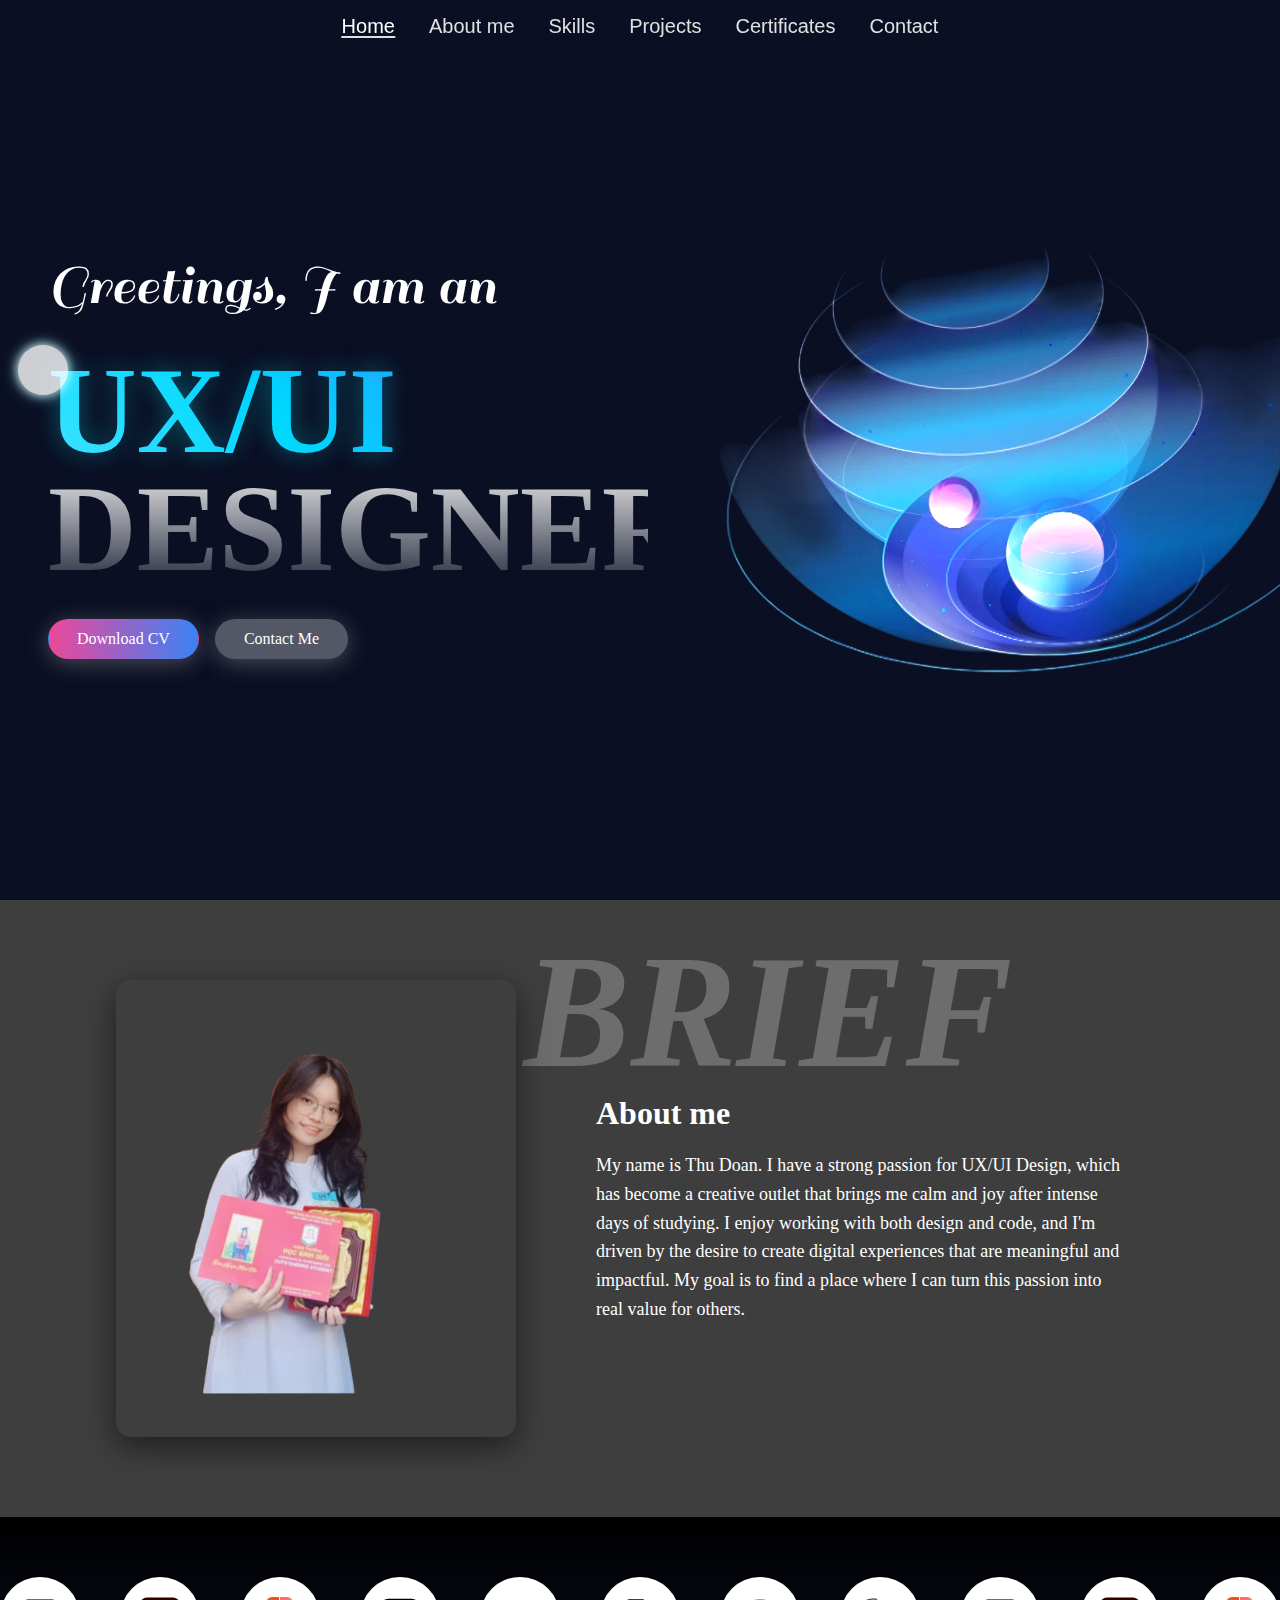
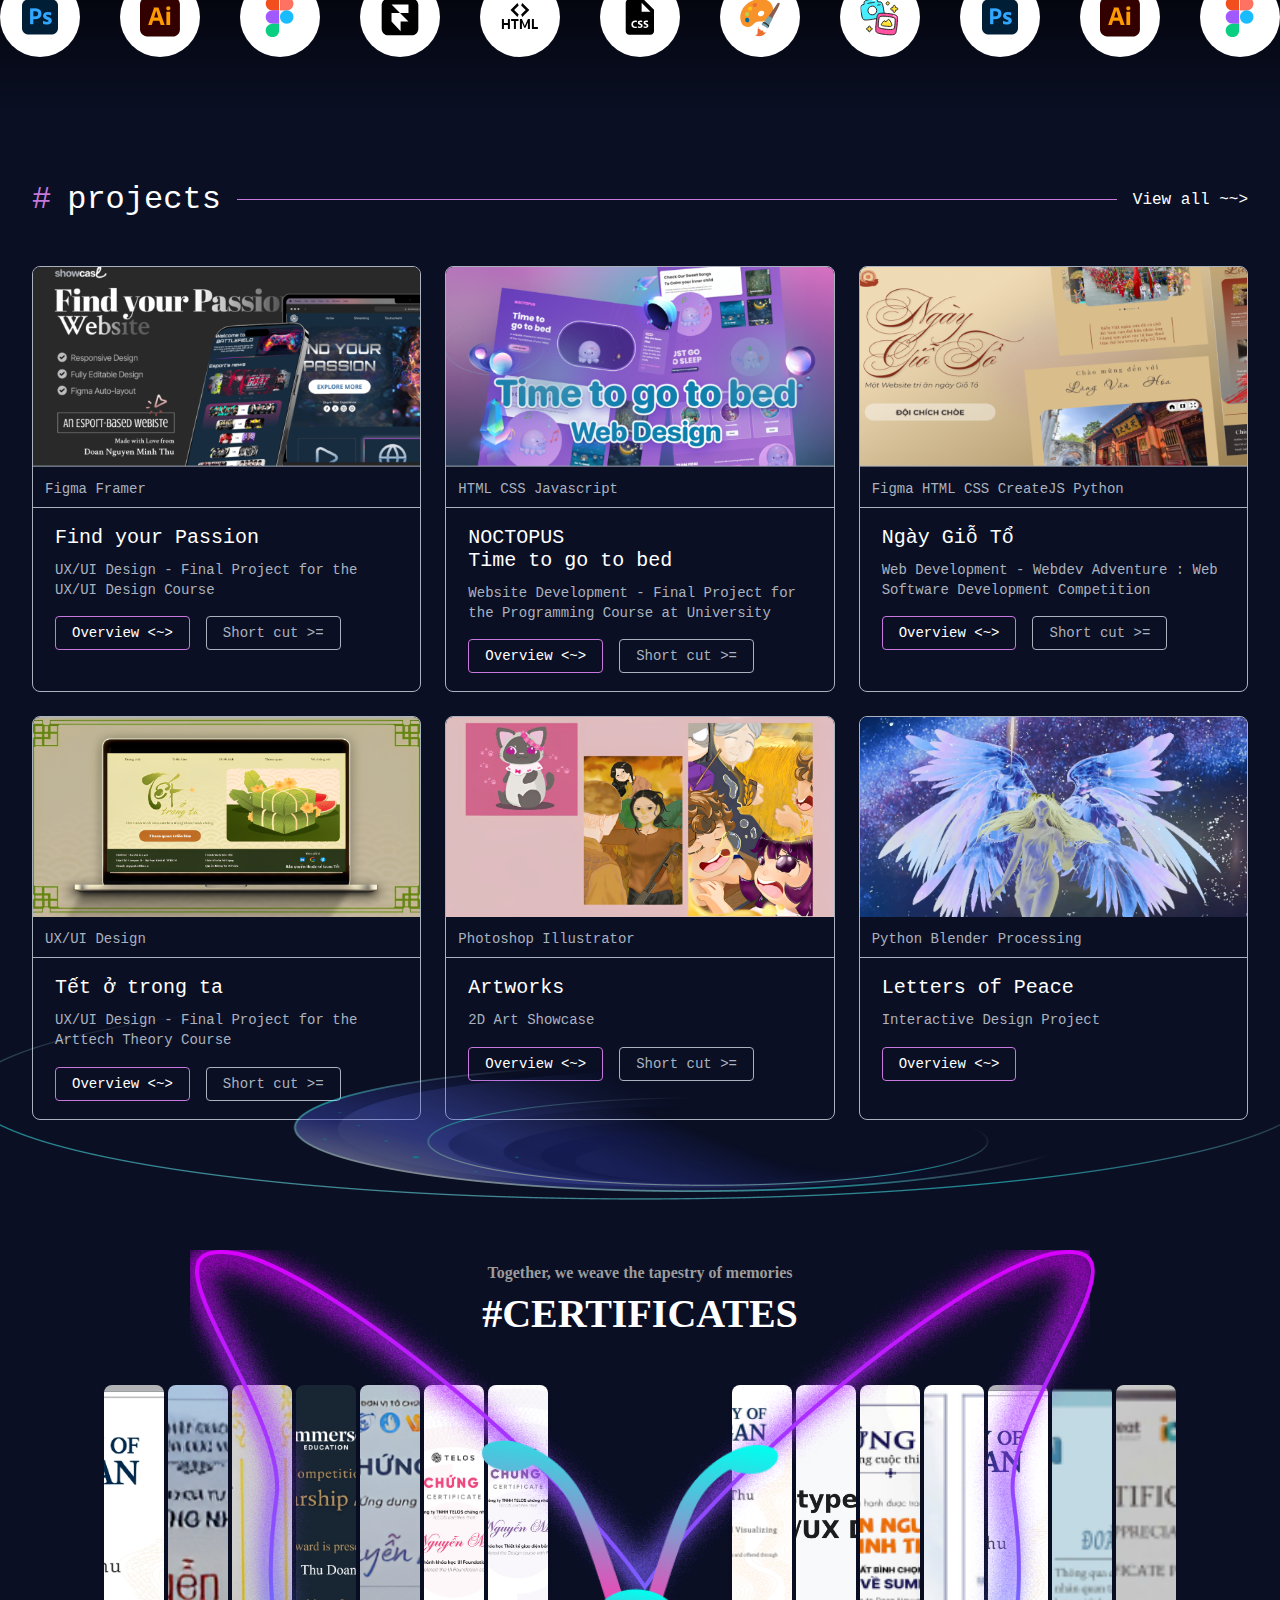
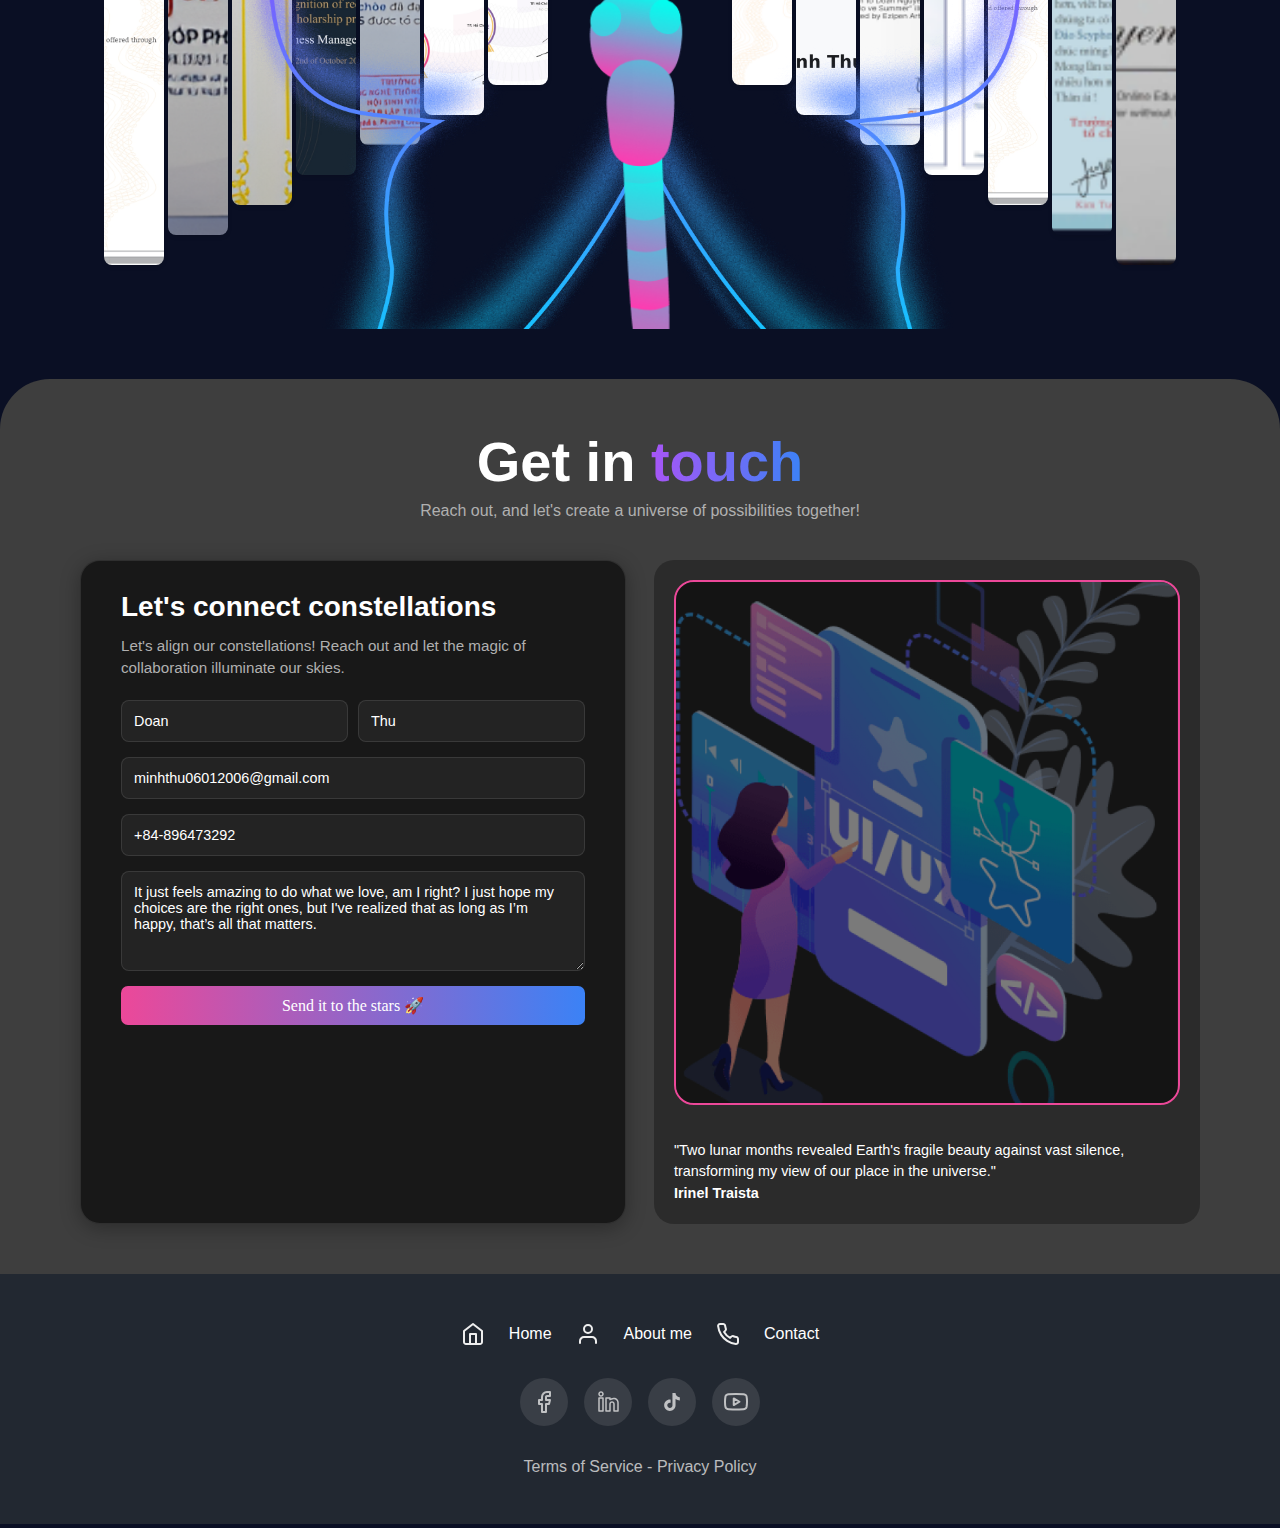
<file: index.html>
<!DOCTYPE html>
<html lang="en">
<head>
    <meta charset="UTF-8" />
    <meta name="viewport" content="width=device-width, initial-scale=1.0" />
    <link rel="stylesheet" href="port.css">
    <link href="https://fonts.googleapis.com/css2?family=Sail&display=swap" rel="stylesheet">
    <title>Thu Doan - UX/UI Designer Portfolio</title>
    <script type="module" src="https://static.rocket.new/rocket-web.js?_cfg=https%3A%2F%2Fthsappli1462back.builtwithrocket.new&_be=https%3A%2F%2Fapplication.rocket.new&_v=0.1.6"></script>
</head>
<body>
    <!-- Hero Section -->
    <section id="home" class="hero-section">
        <div class="content-container">
            <!-- Header -->
            <header class="header">
                <button class="hamburger">☰</button>
                <nav class="nav-menu">
                    <a href="#home" class="nav-item">Home</a>
                    <a href="#about" class="nav-item">About me</a>
                    <a href="#skills" class="nav-item">Skills</a>
                    <a href="#projects" class="nav-item">Projects</a>
                    <a href="#certificates" class="nav-item">Certificates</a>
                    <a href="#contact" class="nav-item">Contact</a>
                    
                </nav>
            </header>
            
            <!-- Hero Content -->
            <div class="hero-content">
                <div class="hero-text">
                    <h1 class="greeting-text">Greetings, I am an</h1>
                    <div class="title-text">
                        <span class="uxui">UX/UI</span>
                        <span class="designer">DESIGNER</span>
                    </div>
                    <div class="hero-buttons">
                        <button class="btn-primary" onclick="window.location.href='https://drive.google.com/drive/folders/1TgwVZpFcQzQtycGINDZNDoDBDH9w-hBG?usp=sharing';">
                            Download CV
                        </button>
                        <button class="btn-secondary" onclick="document.getElementById('contact').scrollIntoView({ behavior: 'smooth' });">
                            Contact Me
                        </button>
                          
                    </div>
                </div>
                <img src="assets/images/universeelement-Photoroom.png" alt="3D Design Elements" class="hero-image" />
            </div>
        </div>
    </section>
    
    <!-- About Section -->
    <section id="about" class="about-section">
        <div class="content-container">
            <div class="brief-bg-text">BRIEF</div>
            <div class="about-content">
                <img src="assets/images/img_ellipse_2901.png" alt="Thu Doan Profile" class="profile-image" />
                <div class="about-card">
                    <h3 class="about-title">About me</h3>
                    <p class="about-text">My name is Thu Doan. I have a strong passion for UX/UI Design, which has become a creative outlet that brings me calm and joy after intense days of studying. I enjoy working with both design and code, and I'm driven by the desire to create digital experiences that are meaningful and impactful. My goal is to find a place where I can turn this passion into real value for others.</p>
                </div>
            </div>
        </div>
    </section>

    <section id="skills" class="skills-section">
        <div class="skills-wrapper">
          <div class="skills-track">
            <!-- Lặp các skill icon -->
            <div class="skill-item"><img src="assets/images/img_logo_photoshop.png" alt="Photoshop" class="skill-icon" /></div>
            <div class="skill-item"><img src="assets/images/illu.svg" alt="Illustrator" class="skill-icon" /></div>
            <div class="skill-item"><img src="assets/images/figma.svg" alt="Figma" class="skill-icon" /></div>
            <div class="skill-item"><img src="assets/images/framer.svg" alt="Framer" class="skill-icon" /></div>
            <div class="skill-item"><img src="assets/images/html.svg" alt="HTML" class="skill-icon" /></div>
            <div class="skill-item"><img src="assets/images/css.svg" alt="CSS" class="skill-icon" /></div>
            <div class="skill-item"><img src="assets/images/art.svg" alt="Art" class="skill-icon" /></div>
            <div class="skill-item"><img src="assets/images/photograph.svg" alt="Photography" class="skill-icon" /></div>
      
            <!-- Bản sao để lặp vô tận -->
            <div class="skill-item"><img src="assets/images/img_logo_photoshop.png" alt="Photoshop" class="skill-icon" /></div>
            <div class="skill-item"><img src="assets/images/illu.svg" alt="Illustrator" class="skill-icon" /></div>
            <div class="skill-item"><img src="assets/images/figma.svg" alt="Figma" class="skill-icon" /></div>
            <div class="skill-item"><img src="assets/images/framer.svg" alt="Framer" class="skill-icon" /></div>
            <div class="skill-item"><img src="assets/images/html.svg" alt="HTML" class="skill-icon" /></div>
            <div class="skill-item"><img src="assets/images/css.svg" alt="CSS" class="skill-icon" /></div>
            <div class="skill-item"><img src="assets/images/art.svg" alt="Art" class="skill-icon" /></div>
            <div class="skill-item"><img src="assets/images/photograph.svg" alt="Photography" class="skill-icon" /></div>
          </div>
        </div>
    </section>
      

    <section id="projects" class="projects-section">
        <div class="content-wrapper">
            <div class="section-header">
                <span class="section-title">#</span>
                <span class="section-title-text">projects</span>
                <div class="section-line"></div>
                <span class="view-all">View all ~~></span>
            </div>
            <div class="projects-grid">
                <div class="project-card">
                    <img src="assets/images/img_rectangle_22.png" alt="Find your Passion" class="project-image" />
                    <div class="project-tech">Figma Framer</div>
                    <div class="project-info">
                        <h3 class="project-title">Find your Passion</h3>
                        <p class="project-description">UX/UI Design - Final Project for the UX/UI Design Course</p>
                        <div class="project-buttons">
                            <button class="btn-project btn-project-primary" onclick="window.location.href='Untitled-1.html'">
                                Overview <~>
                            </button>
                            <button class="btn-project btn-project-secondary" onclick="window.location.href='https://www.figma.com/design/X3Te8RePqi8xFO7NOMlj3l/Find-your-Passion---Esport-Website?node-id=1-2';">
                                Short cut >=
                            </button>
                    
                        </div>
                    </div>
                </div>
                <div class="project-card">
                    <img src="assets/images/img_rectangle_22_276x562.png" alt="NOCTOPUS" class="project-image" />
                    <div class="project-tech">HTML CSS Javascript</div>
                    <div class="project-info">
                        <h3 class="project-title">NOCTOPUS<br />Time to go to bed</h3>
                        <p class="project-description">Website Development - Final Project for the Programming Course at University</p>
                        <div class="project-buttons">
                            <button class="btn-project btn-project-primary" onclick="window.location.href='Untitled-2.html'">
                                Overview <~>
                            </button>
                            <button class="btn-project btn-project-secondary" onclick="window.location.href='https://timetogotobed.wuaze.com/?i=2';">
                                Short cut >=
                            </button>
                    
                        </div>
                    </div>
                </div>
                <div class="project-card">
                    <img src="assets/images/img_rectangle_22_1.png" alt="Ngày Giỗ Tổ" class="project-image" />
                    <div class="project-tech">Figma HTML CSS CreateJS Python</div>
                    <div class="project-info">
                        <h3 class="project-title">Ngày Giỗ Tổ</h3>
                        <p class="project-description">Web Development - Webdev Adventure : Web Software Development Competition</p>
                        <div class="project-buttons">
                            <button class="btn-project btn-project-primary" onclick="window.location.href='Untitled-4.html'">
                                Overview <~>
                            </button>
                            <button class="btn-project btn-project-secondary" onclick="window.location.href='https://www.figma.com/design/XpG29Qk2bjWnKQF9PQqoTT/D%E1%BB%B1-%C3%A1n-%22Ng%C3%A0y-Gi%E1%BB%97-T%E1%BB%95%22?node-id=85-771&p=f&t=Sg0qgs8AakP3OyTo-0';">
                                Short cut >=
                            </button>
                    
                        </div>
                    </div>
                </div>
                <div class="project-card">
                    <img src="assets/images/image1.png" alt="Ngày Giỗ Tổ" class="project-image" />
                    <div class="project-tech">UX/UI Design</div>
                    <div class="project-info">
                        <h3 class="project-title">Tết ở trong ta</h3>
                        <p class="project-description">UX/UI Design - Final Project for the Arttech Theory Course</p>
                        <div class="project-buttons">
                            <button class="btn-project btn-project-primary" onclick="window.location.href='Untitled-3.html'">
                                Overview <~>
                            </button>
                            <button class="btn-project btn-project-secondary" onclick="window.location.href='https://www.figma.com/design/f6V7bf57vcoOZPHvrr0bEr/D%E1%BB%B1-%C3%A1n-%22T%E1%BA%BFt-%E1%BB%9F-trong-ta%22?node-id=105-389&p=f&t=8RCzT25kpPTxHalu-0';">
                                Short cut >=
                            </button>
                        </div>
                    </div>
                </div>
                <div class="project-card">
                    <img src="assets/images/image.png" alt="Ngày Giỗ Tổ" class="project-image" />
                    <div class="project-tech">Photoshop Illustrator</div>
                    <div class="project-info">
                        <h3 class="project-title">Artworks</h3>
                        <p class="project-description">2D Art Showcase</p>
                        <div class="project-buttons">
                            <button class="btn-project btn-project-primary" onclick="window.location.href='Untitled-5.html'">
                                Overview <~>
                            </button>
                            <button class="btn-project btn-project-secondary" onclick="window.location.href='https://drive.google.com/drive/folders/1rny_qiwWULHWx616uR6V_y1R6VkHsacx';">
                                Short cut >=
                            </button>

                        </div>
                    </div>
                </div>
                <div class="project-card">
                    <img src="assets/images/angle.png" alt="Ngày Giỗ Tổ" class="project-image" />
                    <div class="project-tech">Python Blender Processing</div>
                    <div class="project-info">
                        <h3 class="project-title">Letters of Peace</h3>
                        <p class="project-description">Interactive Design Project</p>
                        <div class="project-buttons">
                            <button class="btn-project btn-project-primary" onclick="window.location.href='https://drive.google.com/file/d/1sRUNeVLODZqQ0O3sWXiAzpLogN_2c3ny/view?usp=sharing'">
                                Overview <~>
                            </button>
                        </div>
                    </div>
                </div>
            </div>
            <img src="assets/images/groundele.png" alt="groundele" class="groundele">
        </div>
    </section>
    
    <!-- Certificates Section -->
    <section id="certificates" class="certificates-section">
        <div class="butterfly">
            <img src="assets/images/wing1.png" class="wing wing1" alt="wing 1">
            <img src="assets/images/wing2.png" class="wing wing2" alt="wing 2">
            <img src="assets/images/wing3.png" class="wing wing3" alt="wing 3">
            <img src="assets/images/butterfly.png" class="body" alt="butterfly body">
        </div>
        <div class="content-container">
            <div class="certificates-header">
                <p class="certificates-subtitle">Together, we weave the tapestry of memories</p>
                <h2 class="certificates-title">#CERTIFICATES</h2>
            </div>
            <div class="butterfly-grid">
                <div class="left-wing">
                    <div class="left-first row-hover">
                        <div class="item-wrapper">
                            <img src="assets/images/cert1.png" alt="Certificate 1" class="certificate-item" />
                            <div class="caption">Coursera Course</div>
                        </div>
                        <div class="item-wrapper">
                            <img src="assets/images/cert5.png" alt="Certificate 5" class="certificate-item" />
                            <div class="caption">Volunteer for Pagoda's event</div>
                        </div>
                        <div class="item-wrapper">
                            <img src="assets/images/cert12.png" alt="Certificate 12" class="certificate-item" />
                            <div class="caption">Scientific Research Competitions</div>
                        </div>
                        <div class="item-wrapper">
                            <img src="assets/images/cert4.png" alt="Certificate 4" class="certificate-item" />
                            <div class="caption">International Essay Competition</div>
                        </div>
                    </div>
                    <div class="left-second row-hover">
                        <div class="item-wrapper">
                            <img src="assets/images/cert2.png" alt="Certificate 2" class="certificate-item" />
                            <div class="caption">Website Developing Competition</div>
                        </div>
                        <div class="item-wrapper">
                            <img src="assets/images/cert6.png" alt="Certificate 6" class="certificate-item" />
                            <div class="caption">UX/UI Course</div>
                        </div>
                        <div class="item-wrapper">
                            <img src="assets/images/cert15.png" alt="Certificate 15" class="certificate-item" />
                            <div class="caption">UX/UI Course</div>
                        </div>
                    </div>
                </div>
            
                <div class="center-space"></div> <!-- khoảng trống làm thân, ngắn nhất ở giữa -->
            
                <div class="right-wing">
                    <div class="right-second row-hover">
                        <div class="item-wrapper">
                            <img src="assets/images/cert3.png" alt="Certificate 3" class="certificate-item" />
                            <div class="caption">Coursera Course</div>
                        </div>
                        <div class="item-wrapper">
                            <img src="assets/images/cert13.png" alt="Certificate 13" class="certificate-item" />
                            <div class="caption">UX/UI Course</div>
                        </div>
                        <div class="item-wrapper">
                            <img src="assets/images/cert14.png" alt="Certificate 14" class="certificate-item" />
                            <div class="caption">Art Competition</div>
                        </div>
                    </div>
                    <div class="right-first row-hover">
                        <div class="item-wrapper">
                            <img src="assets/images/cert8.png" alt="Certificate 8" class="certificate-item" />
                            <div class="caption">Certificate 8</div>
                        </div>
                        <div class="item-wrapper">
                            <img src="assets/images/cert9.png" alt="Certificate 9" class="certificate-item" />
                            <div class="caption">Event Volunteer</div>
                        </div>
                        <div class="item-wrapper">
                            <img src="assets/images/cert10.png" alt="Certificate 10" class="certificate-item" />
                            <div class="caption">Art Competition</div>
                        </div>
                        <div class="item-wrapper">
                            <img src="assets/images/cert11.png" alt="Certificate 11" class="certificate-item" />
                            <div class="caption">Event Volunteer</div>
                        </div>
                    </div>
                </div>
            </div>
        </div>
    </section>

    <!-- Contact Section -->
    <section class="contact-section" id="contact">
        <div class="contact-header">
        <h2>Get in <span>touch</span></h2>
        <p>Reach out, and let's create a universe of possibilities together!</p>
        </div>
    
        <div class="contact-content">
        <!-- Left form -->
        <div class="contact-form">
            <h3>Let's connect constellations</h3>
            <p>Let's align our constellations! Reach out and let the magic of collaboration illuminate our skies.</p>
    
            <form>
            <div class="form-row">
                <input type="text" value="Doan" readonly>
                <input type="text" value="Thu" readonly>
            </div>
            <input type="email" value="minhthu06012006@gmail.com" readonly>
            <input type="tel" value="+84-896473292" readonly>
            <textarea readonly>It just feels amazing to do what we love, am I right? I just hope my choices are the right ones, but I've realized that as long as I’m happy, that’s all that matters.</textarea>
            <button type="submit">Send it to the stars 🚀</button>
            </form>
        </div>
    
        <!-- Right visual -->
        <div class="contact-visual">
            <img src="assets/images/contactimg.png" alt="UI/UX illustration" class="contact-image">
            <blockquote class="contact-quote">
            "Two lunar months revealed Earth's fragile beauty against vast silence, transforming my view of our place in the universe."
            <br><strong>Irinel Traista</strong>
            </blockquote>
        </div>
        </div>
    </section>
  
      
      
    <!-- Footer -->
    <footer class="footer">
        <div class="content-wrapper">
            <nav class="footer-nav">

                    <img src="assets/images/img_home.svg" alt="Home" class="nav-icons" />
                    Home


                    <img src="assets/images/img_user.svg" alt="About" class="nav-icons" />
                    About me


                    <img src="assets/images/img_phone.svg" alt="Contact" class="nav-icons" />
                    Contact

            </nav>
            <div class="social-links">
                <a href="https://www.facebook.com/minhthu.doannguye" target="_blank" class="social-link">
                <img src="assets/images/img_facebook.svg" alt="Facebook" class="social-icon" />
                </a>
                <a href="https://www.linkedin.com/in/minhthu-doan/" target="_blank" class="social-link">
                    <img src="assets/images/img_basil_linkedin_outline.svg" alt="LinkedIn" class="social-icon" />
                </a>
                <a href="https://www.tiktok.com/@thonh555" target="_blank" class="social-link">
                    <img src="assets/images/img_ic_baseline_tiktok.svg" alt="TikTok" class="social-icon" />
                </a> 
                <a href="https://www.youtube.com/@minhthudoan57" target="_blank" class="social-link">
                    <img src="assets/images/img_youtube.svg" alt="YouTube" class="social-icon" />
                </a>                 
            </div>
            <p class="footer-text">Terms of Service - Privacy Policy</p>
        </div>
    </footer>


    <script>
        document.addEventListener('DOMContentLoaded', () => {
          const hamburger = document.querySelector('.hamburger');
          const navMenu   = document.querySelector('.nav-menu');
          const navLinks  = document.querySelectorAll('.nav-item');
          const sections  = document.querySelectorAll('section[id]');
      
          // Toggle menu mobile
          hamburger.addEventListener('click', () => {
            navMenu.classList.toggle('show');
          });
      
          // Smooth scroll
          navLinks.forEach(link => {
            link.addEventListener('click', (e) => {
              const href = link.getAttribute('href');
              if (href && href.startsWith('#')) {
                e.preventDefault();
                const id = href.slice(1);
                const target = document.getElementById(id);
                if (target) {
                  window.scrollTo({
                    top: target.offsetTop - 80,
                    behavior: 'smooth'
                  });
                  navMenu.classList.remove('show');
                }
              }
            });
          });
      
          // Highlight active menu khi scroll
          const onScroll = () => {
            let current = '';
            sections.forEach(sec => {
              const top = sec.offsetTop - 120;
              const height = sec.offsetHeight;
              if (window.scrollY >= top && window.scrollY < top + height) {
                current = sec.id;
              }
            });
      
            navLinks.forEach(link => {
              const isActive = link.getAttribute('href') === '#' + current;
              link.classList.toggle('active', isActive);
              link.tabIndex = isActive ? -1 : 0;
              if (isActive) {
                link.setAttribute('aria-current', 'page');
              } else {
                link.removeAttribute('aria-current');
              }
            });
          };
      
          window.addEventListener('scroll', onScroll, { passive: true });
          onScroll(); // cập nhật ngay khi load
        });
    </script>
  
</body>
</html>
</file>
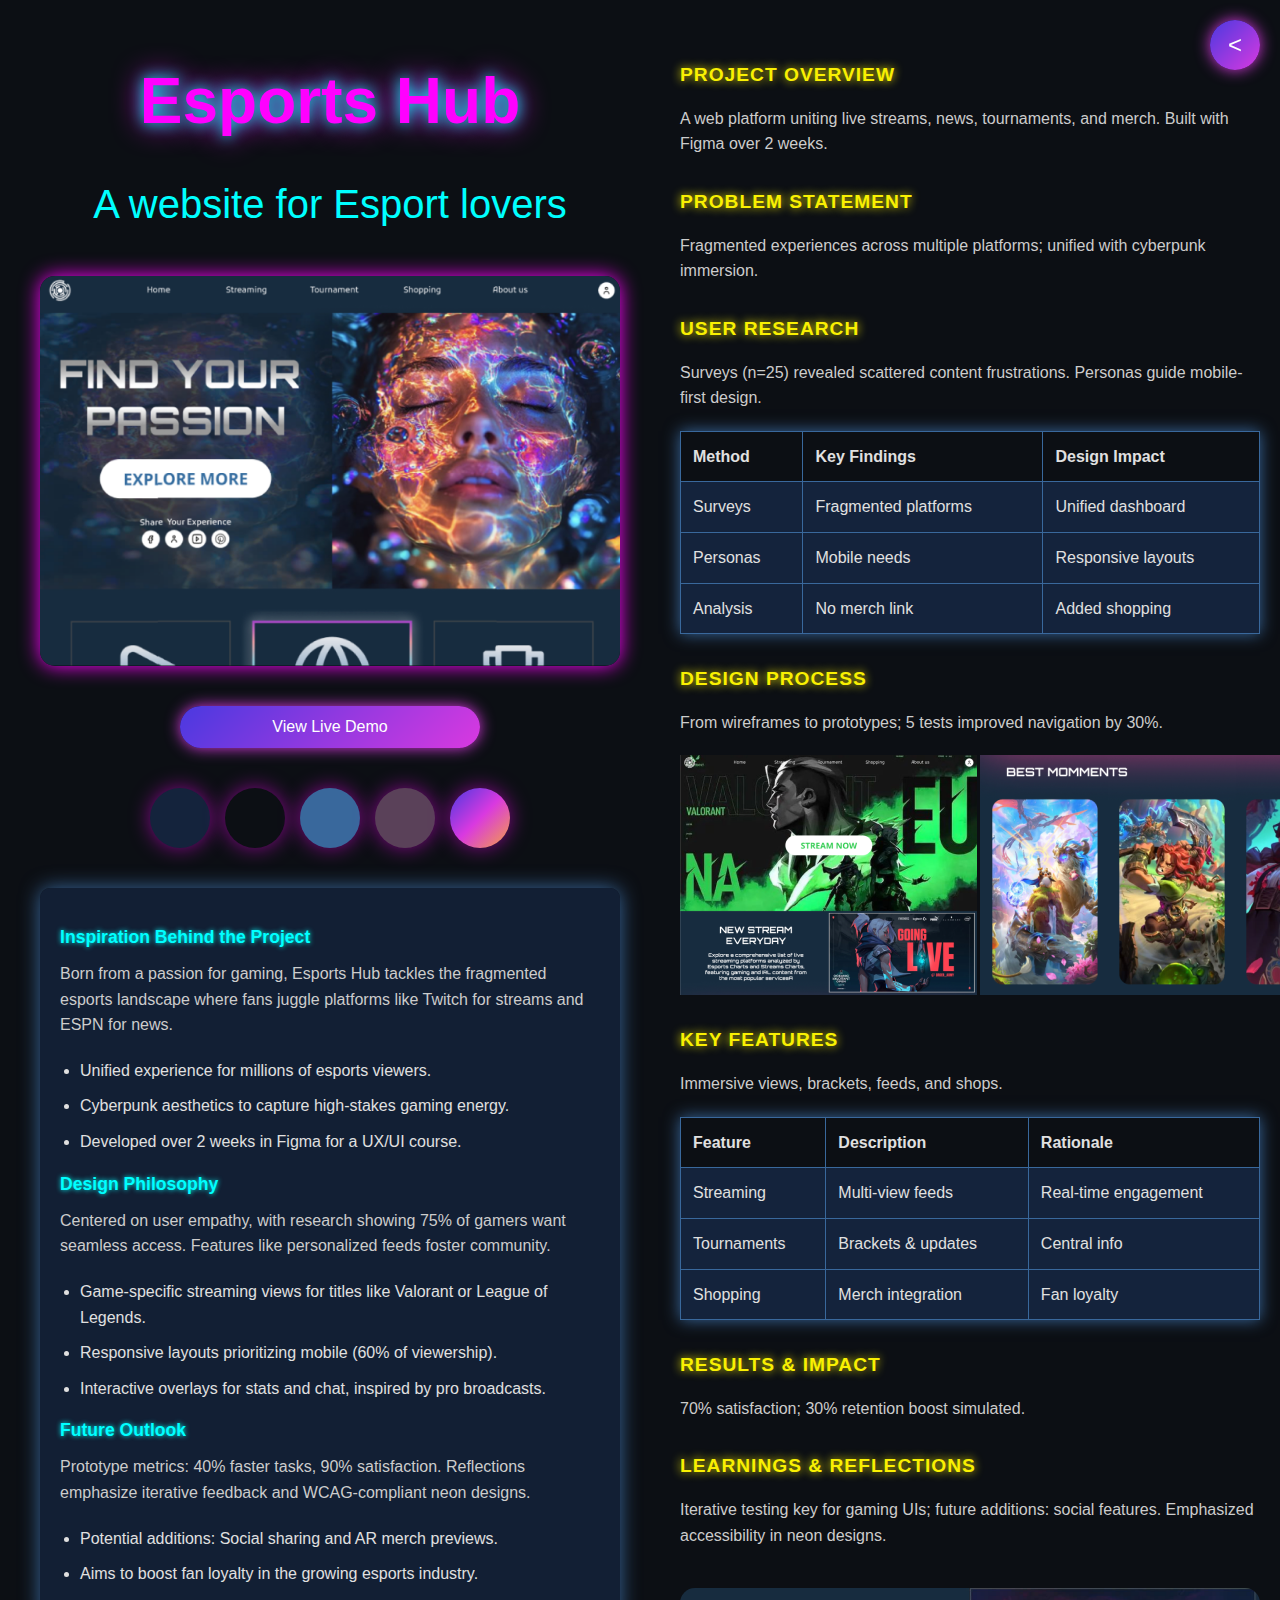
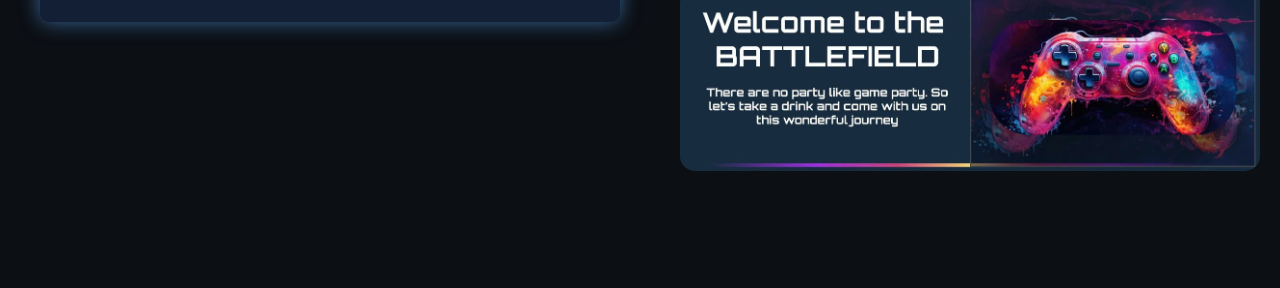
<file: Untitled-1.html>
<!DOCTYPE html>
<html lang="en">
<head>
    <meta charset="UTF-8">
    <meta name="viewport" content="width=device-width, initial-scale=1.0">
    <title>Esports Hub: UX/UI Case Study</title>
    <style>
        /* Enhanced Cyberpunk CSS with improved visuals */
        * { margin: 0; padding: 0; box-sizing: border-box; }
        body { font-family: 'Oxanium', sans-serif; color: #e0e0e0; background: #0c0f14; line-height: 1.6; }
        .section-wrapper { margin-top: -30px; width: 100%; padding: 60px 20px; display: flex; justify-content: center; }
        .content-container { max-width: 1400px; width: 100%; }
        .project-section { display: flex; flex-wrap: wrap; gap: 40px; }
        .text-content { flex: 1; min-width: 300px; }
        .title-section { font-weight: 700; font-size: 1.2rem; margin: 30px 0 15px; text-transform: uppercase; letter-spacing: 1px; color: #f9f002; text-shadow: 0 0 10px #f9f002; }
        .body-text { font-size: 16px; margin-bottom: 20px; color: #ccc; }
        .hero-section { flex: 1; display: flex; flex-direction: column; gap: 20px; align-items: center; padding: 20px; }
        .title-large { font-size: 64px; font-weight: 700; color: #ff00ff; text-shadow: 0 0 15px #00ffff, 0 0 30px #ff00ff; animation: glitch-text 2s infinite; }
        .title-medium { font-size: 40px; font-weight: 400; color: #00ffff; }
        @keyframes glitch-text { 0% { text-shadow: 2px 2px 0 #ff00ff, -2px -2px 0 #00ffff; } 50% { text-shadow: -2px 2px 0 #ff00ff, 2px -2px 0 #00ffff; } 100% { text-shadow: 2px 2px 0 #ff00ff, -2px -2px 0 #00ffff; } }
        .color-palette { display: flex; gap: 15px; margin: 20px 0; }
        .color-circle { width: 60px; height: 60px; border-radius: 50%; box-shadow: 0 0 20px rgba(255, 0, 255, 0.5); transition: transform 0.3s; }
        .color-circle:hover { transform: scale(1.2); box-shadow: 0 0 30px #ff00ff; }
        .cta-button { width: 300px; padding: 12px 24px; background: linear-gradient(135deg, #4a39e0, #d939e0); border: none; color: #fff; font-size: 1rem; cursor: pointer; border-radius: 30px; box-shadow: 0 0 15px #d939e0; transition: transform 0.3s; }
        .cta-button:hover { transform: scale(1.05); }
        .project-image { width: 100%; border-radius: 15px; box-shadow: 0 0 20px #ff00ff; margin: 20px 0; transition: box-shadow 0.3s; }
        .project-image:hover { box-shadow: 0 0 30px #00ffff; }
        .image-gallery { display: grid; grid-template-columns: repeat(auto-fit, minmax(250px, 1fr)); gap: 20px; margin: 20px 0; }
        .project-imag { width: 100%; border-radius: 15px; margin: 20px 0; transition: box-shadow 0.3s; }
        table { width: 100%; border-collapse: collapse; margin: 20px 0; background: #14233c; box-shadow: 0 0 15px #39689c; }
        th, td { padding: 12px; border: 1px solid #39689c; text-align: left; color: #e0e0e0; }
        th { background: #0c0f14; }
        /* Back Button Styles */
        .back-button { position: fixed; top: 20px; right: 20px; width: 50px; height: 50px; background: linear-gradient(135deg, #4a39e0, #d939e0); border: none; color: #fff; font-size: 1.5rem; cursor: pointer; border-radius: 50%; box-shadow: 0 0 15px #d939e0; transition: transform 0.3s, box-shadow 0.3s; z-index: 1000; }
        .back-button:hover { transform: scale(1.1); box-shadow: 0 0 25px #ff00ff; }
        /* Intro Block with Improved Layout */
        .intro-block { max-width: 800px; padding: 20px; background: rgba(20, 35, 60, 0.8); border-radius: 10px; box-shadow: 0 0 20px #39689c; }
        .intro-block h3 { font-size: 1.1rem; color: #00ffff; margin: 15px 0 10px; text-shadow: 0 0 5px #00ffff; }
        .intro-block ul { list-style-type: disc; padding-left: 20px; margin-bottom: 15px; }
        .intro-block li { margin-bottom: 10px; }
        /* Responsive */
        @media (max-width: 768px) { .project-section { flex-direction: column; } .back-button { top: 10px; right: 10px; width: 40px; height: 40px; font-size: 1.2rem; } .image-gallery { grid-template-columns: 1fr; } }
    </style>
</head>
<body>
    <!-- Back Button -->
    <button class="back-button" onclick="history.back()">&lt;</button>

    <div class="section-wrapper">
        <div class="content-container">
            <div class="project-section">
                <div class="hero-section">
                    <h1 class="title-large">Esports Hub</h1>
                    <h2 class="title-medium">A website for Esport lovers</h2>
                    <img class="project-image" src="assets/images/img_rectangle_17.png" alt="Esports Platform Overview">
                    <button class="cta-button" onclick="window.location.href='https://www.figma.com/design/X3Te8RePqi8xFO7NOMlj3l/Find-your-Passion---Esport-Website?node-id=0-1&p=f&t=SO6eE6fYpBVj9XrN-0'">View Live Demo</button>
                    <div class="color-palette">
                        <div class="color-circle" style="background: #14233c;"></div>
                        <div class="color-circle" style="background: #0c0f14;"></div>
                        <div class="color-circle" style="background: #39689c;"></div>
                        <div class="color-circle" style="background: #5a4159;"></div>
                        <div class="color-circle" style="background: linear-gradient(135deg, #4a39e0, #d939e0, #f4a144);"></div>
                    </div>
                    <!-- Refined Introduction Block -->
                    <div class="intro-block">
                        <h3>Inspiration Behind the Project</h3>
                        <p class="body-text">Born from a passion for gaming, Esports Hub tackles the fragmented esports landscape where fans juggle platforms like Twitch for streams and ESPN for news.</p>
                        <ul>
                            <li>Unified experience for millions of esports viewers.</li>
                            <li>Cyberpunk aesthetics to capture high-stakes gaming energy.</li>
                            <li>Developed over 2 weeks in Figma for a UX/UI course.</li>
                        </ul>

                        <h3>Design Philosophy</h3>
                        <p class="body-text">Centered on user empathy, with research showing 75% of gamers want seamless access. Features like personalized feeds foster community.</p>
                        <ul>
                            <li>Game-specific streaming views for titles like Valorant or League of Legends.</li>
                            <li>Responsive layouts prioritizing mobile (60% of viewership).</li>
                            <li>Interactive overlays for stats and chat, inspired by pro broadcasts.</li>
                        </ul>

                        <h3>Future Outlook</h3>
                        <p class="body-text">Prototype metrics: 40% faster tasks, 90% satisfaction. Reflections emphasize iterative feedback and WCAG-compliant neon designs.</p>
                        <ul>
                            <li>Potential additions: Social sharing and AR merch previews.</li>
                            <li>Aims to boost fan loyalty in the growing esports industry.</li>
                        </ul>
                    </div>
                </div>
                <div class="text-content">
                    <h2 class="title-section">Project Overview</h2>
                    <p class="body-text">A web platform uniting live streams, news, tournaments, and merch. Built with Figma over 2 weeks.</p>

                    <h2 class="title-section">Problem Statement</h2>
                    <p class="body-text">Fragmented experiences across multiple platforms; unified with cyberpunk immersion.</p>

                    <h2 class="title-section">User Research</h2>
                    <p class="body-text">Surveys (n=25) revealed scattered content frustrations. Personas guide mobile-first design.</p>
                    <table>
                        <tr><th>Method</th><th>Key Findings</th><th>Design Impact</th></tr>
                        <tr><td>Surveys</td><td>Fragmented platforms</td><td>Unified dashboard</td></tr>
                        <tr><td>Personas</td><td>Mobile needs</td><td>Responsive layouts</td></tr>
                        <tr><td>Analysis</td><td>No merch link</td><td>Added shopping</td></tr>
                    </table>

                    <h2 class="title-section">Design Process</h2>
                    <p class="body-text">From wireframes to prototypes; 5 tests improved navigation by 30%.</p>
                    <div class="image-gallery">
                        <img src="assets/images/img_rectangle_25.png" alt="Sign In Page">
                        <img src="assets/images/img_rectangle_28.png" alt="Streaming Page">
                        <!-- Add more images if available for better visual flow -->
                    </div>

                    <h2 class="title-section">Key Features</h2>
                    <p class="body-text">Immersive views, brackets, feeds, and shops.</p>
                    <table>
                        <tr><th>Feature</th><th>Description</th><th>Rationale</th></tr>
                        <tr><td>Streaming</td><td>Multi-view feeds</td><td>Real-time engagement</td></tr>
                        <tr><td>Tournaments</td><td>Brackets & updates</td><td>Central info</td></tr>
                        <tr><td>Shopping</td><td>Merch integration</td><td>Fan loyalty</td></tr>
                    </table>

                    <h2 class="title-section">Results & Impact</h2>
                    <p class="body-text">70% satisfaction; 30% retention boost simulated.</p>

                    <h2 class="title-section">Learnings & Reflections</h2>
                    <p class="body-text">Iterative testing key for gaming UIs; future additions: social features. Emphasized accessibility in neon designs.</p>
                    <img class="project-imag" src="assets/images/footer.jpg" alt="Welcome to the Battlefield Banner">
                </div>
            </div>
        </div>
    </div>
</body>
</html>
</file>
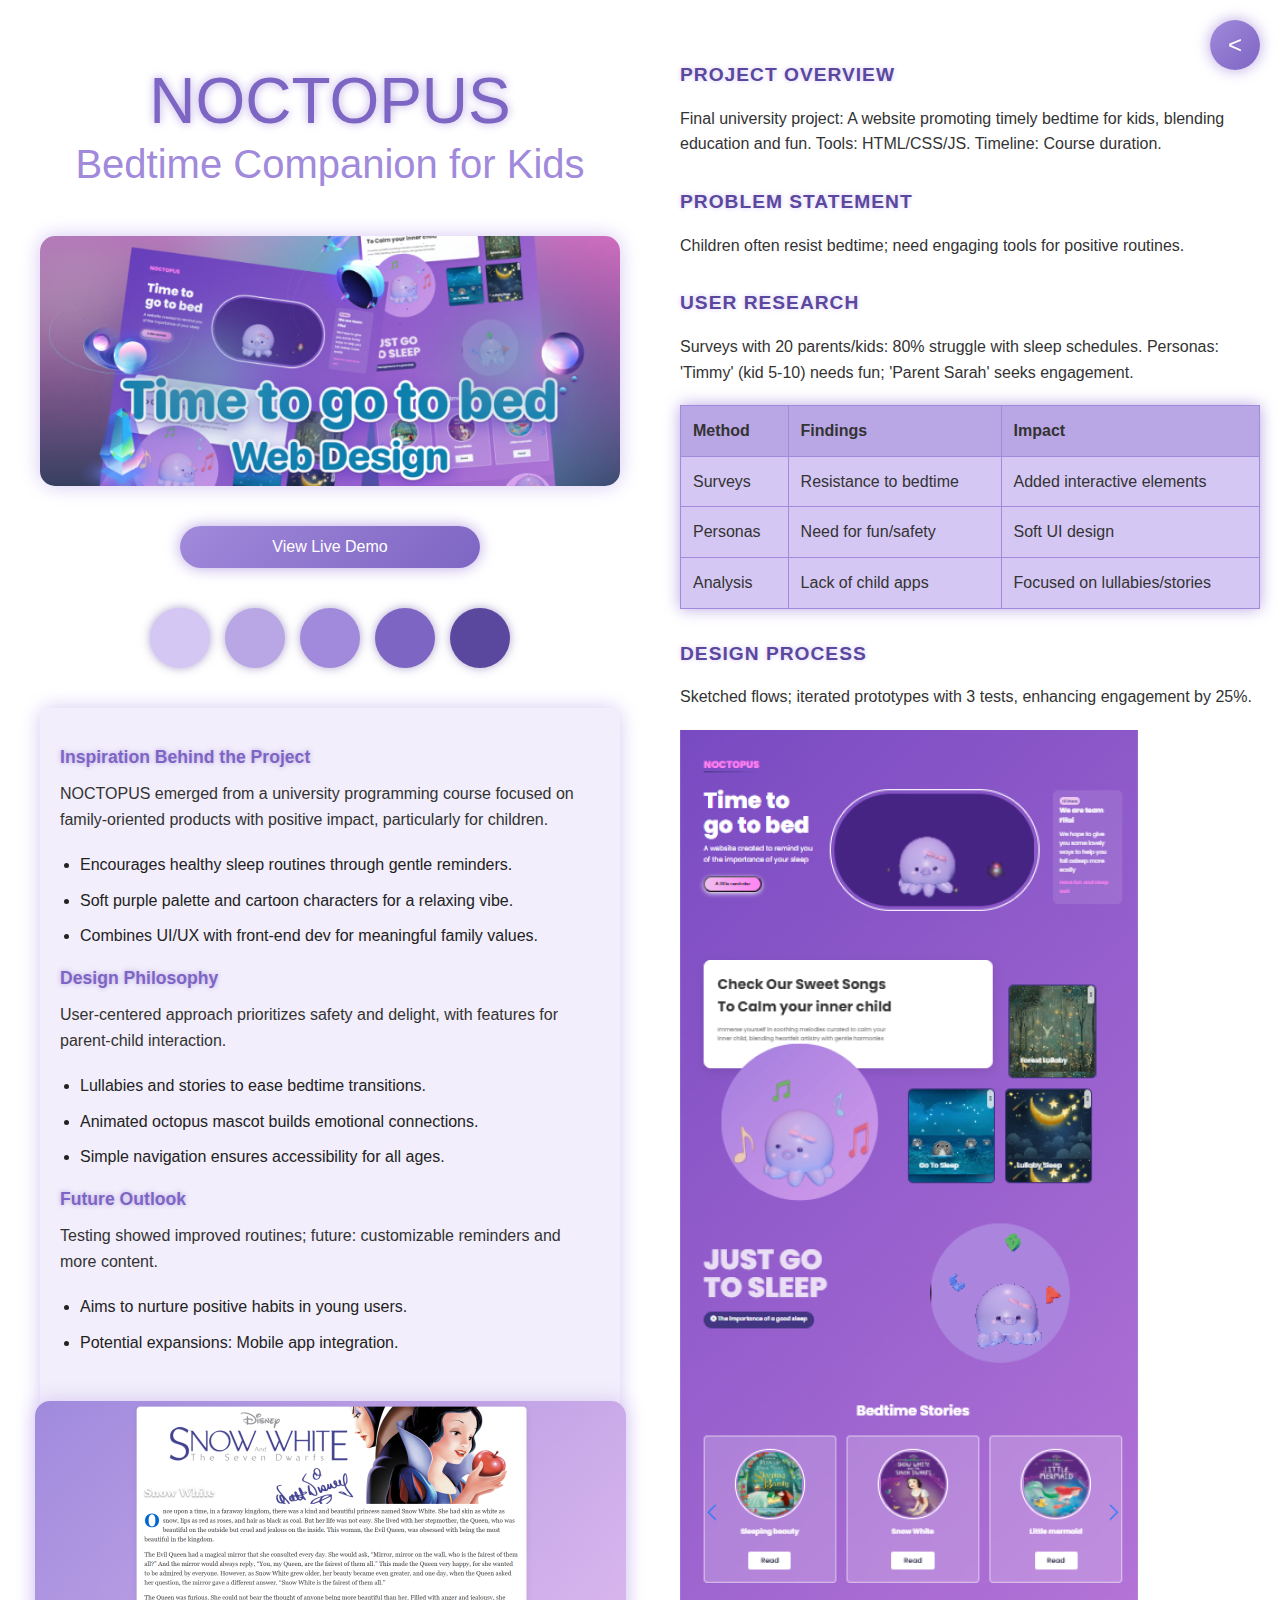
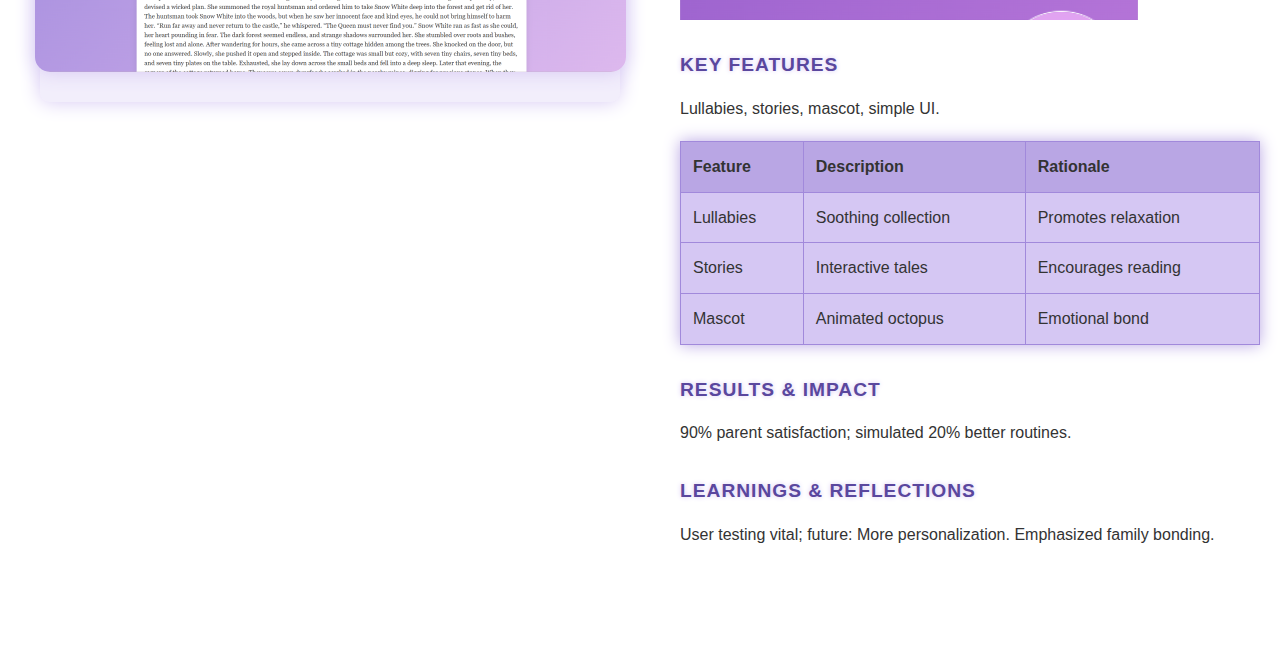
<file: Untitled-2.html>
<!DOCTYPE html>
<html lang="en">
<head>
    <meta charset="UTF-8">
    <meta name="viewport" content="width=device-width, initial-scale=1.0">
    <title>NOCTOPUS: UX/UI Case Study</title>
    <style>
        /* Enhanced Soft Purple CSS based on your port2.css */
        * { margin: 0; padding: 0; box-sizing: border-box; }
        body { font-family: 'Helvetica Neue', Arial, sans-serif; color: #222; background: #fff; line-height: 1.6; }
        .section-wrapper {margin-top: -30px; width: 100%; padding: 60px 20px; display: flex; justify-content: center; }
        .content-container { max-width: 1400px; width: 100%; }
        .project-section { display: flex; flex-wrap: wrap; gap: 40px; }
        .text-content { flex: 1; min-width: 300px; }
        .title-section { font-weight: 700; font-size: 1.2rem; margin: 30px 0 15px; text-transform: uppercase; letter-spacing: 1px; color: #5A479E; text-shadow: 0 0 5px #D5C7F3; }
        .body-text { font-size: 16px; margin-bottom: 20px; color: #333; }
        .hero-section { flex: 1; display: flex; flex-direction: column; gap: 20px; align-items: center; padding: 20px; }
        .title-large { font-size: 64px; font-weight: 400; color: #7D65C3; text-shadow: 0 0 10px #B9A6E4; }
        .title-medium {margin-top: -40px; font-size: 40px; font-weight: 300; color: #A189DB; }
        .color-palette { display: flex; gap: 15px; margin: 20px 0; }
        .color-circle { width: 60px; height: 60px; border-radius: 50%; box-shadow: 0 0 10px rgba(93, 71, 158, 0.5); transition: transform 0.3s; }
        .color-circle:hover { transform: scale(1.2); }
        .color-1 { background: #D5C7F3; }
        .color-2 { background: #B9A6E4; }
        .color-3 { background: #A189DB; }
        .color-4 { background: #7D65C3; }
        .color-5 { background: #5A479E; }
        .cta-button {width: 300px; padding: 12px 24px; background: linear-gradient(135deg, #A189DB, #7D65C3); border: none; color: #fff; font-size: 1rem; cursor: pointer; border-radius: 30px; box-shadow: 0 0 15px #B9A6E4; transition: transform 0.3s; }
        .cta-button:hover { transform: scale(1.05); }
        .project-image { width: 100%; border-radius: 15px; box-shadow: 0 0 20px #D5C7F3; margin: 20px 0; transition: box-shadow 0.3s; }
        .project-image:hover { box-shadow: 0 0 30px #A189DB; }
        .image-gallery { display: grid; grid-template-columns: repeat(auto-fit, minmax(250px, 1fr)); gap: 20px; margin: 20px 0; }
        table { width: 100%; border-collapse: collapse; margin: 20px 0; background: #D5C7F3; box-shadow: 0 0 15px #B9A6E4; }
        th, td { padding: 12px; border: 1px solid #A189DB; text-align: left; color: #333; }
        th { background: #B9A6E4; }
        /* Back Button Styles */
        .back-button { position: fixed; top: 20px; right: 20px; width: 50px; height: 50px; background: linear-gradient(135deg, #A189DB, #7D65C3); border: none; color: #fff; font-size: 1.5rem; cursor: pointer; border-radius: 50%; box-shadow: 0 0 15px #B9A6E4; transition: transform 0.3s, box-shadow 0.3s; z-index: 1000; }
        .back-button:hover { transform: scale(1.1); box-shadow: 0 0 25px #7D65C3; }
        /* Intro Block */
        .intro-block { max-width: 800px; padding: 20px; background: rgba(213, 199, 243, 0.3); border-radius: 10px; box-shadow: 0 0 20px #D5C7F3; display: flex; flex-direction: column; gap: 20px; align-items: center; }
        .intro-text { width: 100%; max-width: 600px; }
        .intro-block .project-image { width: auto; max-width: 80%; margin: -150px; transform: rotate(270deg); display: block; }
        .intro-block h3 { font-size: 1.1rem; color: #7D65C3; margin: 15px 0 10px; text-shadow: 0 0 5px #B9A6E4; }
        .intro-block ul { list-style-type: disc; padding-left: 20px; margin-bottom: 15px; }
        .intro-block li { margin-bottom: 10px; }
        /* Responsive */
        @media (max-width: 768px) { .project-section { flex-direction: column; } .back-button { top: 10px; right: 10px; width: 40px; height: 40px; font-size: 1.2rem; } .image-gallery { grid-template-columns: 1fr; } .intro-block .project-image { max-width: 100%; transform: rotate(0deg); } }
    </style>
</head>
<body>
    <!-- Back Button -->
    <button class="back-button" onclick="history.back()">&lt;</button>

    <div class="section-wrapper">
        <div class="content-container">
            <div class="project-section">
                <div class="hero-section">
                    <h1 class="title-large">NOCTOPUS</h1>
                    <h2 class="title-medium">Bedtime Companion for Kids</h2>
                    <img class="project-image" src="assets/images/img_rectangle_33.png" alt="NOCTOPUS Platform Overview">
                    <button class="cta-button" onclick="window.location.href='https://timetogotobed.wuaze.com/?i=3'">View Live Demo</button>
                    <div class="color-palette">
                        <div class="color-circle color-1"></div>
                        <div class="color-circle color-2"></div>
                        <div class="color-circle color-3"></div>
                        <div class="color-circle color-4"></div>
                        <div class="color-circle color-5"></div>
                    </div>
                    <!-- Refined Introduction Block -->
                    <div class="intro-block">
                        <div class="intro-text">
                            <h3>Inspiration Behind the Project</h3>
                            <p class="body-text">NOCTOPUS emerged from a university programming course focused on family-oriented products with positive impact, particularly for children.</p>
                            <ul>
                                <li>Encourages healthy sleep routines through gentle reminders.</li>
                                <li>Soft purple palette and cartoon characters for a relaxing vibe.</li>
                                <li>Combines UI/UX with front-end dev for meaningful family values.</li>
                            </ul>

                            <h3>Design Philosophy</h3>
                            <p class="body-text">User-centered approach prioritizes safety and delight, with features for parent-child interaction.</p>
                            <ul>
                                <li>Lullabies and stories to ease bedtime transitions.</li>
                                <li>Animated octopus mascot builds emotional connections.</li>
                                <li>Simple navigation ensures accessibility for all ages.</li>
                            </ul>

                            <h3>Future Outlook</h3>
                            <p class="body-text">Testing showed improved routines; future: customizable reminders and more content.</p>
                            <ul>
                                <li>Aims to nurture positive habits in young users.</li>
                                <li>Potential expansions: Mobile app integration.</li>
                            </ul>
                        </div>
                        <img class="project-image" src="assets/images/img_rectangle_39.png" alt="Homepage">
                    </div>
                </div>
                <div class="text-content">
                    <h2 class="title-section">Project Overview</h2>
                    <p class="body-text">Final university project: A website promoting timely bedtime for kids, blending education and fun. Tools: HTML/CSS/JS. Timeline: Course duration.</p>

                    <h2 class="title-section">Problem Statement</h2>
                    <p class="body-text">Children often resist bedtime; need engaging tools for positive routines.</p>

                    <h2 class="title-section">User Research</h2>
                    <p class="body-text">Surveys with 20 parents/kids: 80% struggle with sleep schedules. Personas: 'Timmy' (kid 5-10) needs fun; 'Parent Sarah' seeks engagement.</p>
                    <table>
                        <tr><th>Method</th><th>Findings</th><th>Impact</th></tr>
                        <tr><td>Surveys</td><td>Resistance to bedtime</td><td>Added interactive elements</td></tr>
                        <tr><td>Personas</td><td>Need for fun/safety</td><td>Soft UI design</td></tr>
                        <tr><td>Analysis</td><td>Lack of child apps</td><td>Focused on lullabies/stories</td></tr>
                    </table>

                    <h2 class="title-section">Design Process</h2>
                    <p class="body-text">Sketched flows; iterated prototypes with 3 tests, enhancing engagement by 25%.</p>
                    <div class="image-gallery">
                        <img src="assets/images/img_rectangle_38.png" alt="Sign In Page">
                    </div>

                    <h2 class="title-section">Key Features</h2>
                    <p class="body-text">Lullabies, stories, mascot, simple UI.</p>
                    <table>
                        <tr><th>Feature</th><th>Description</th><th>Rationale</th></tr>
                        <tr><td>Lullabies</td><td>Soothing collection</td><td>Promotes relaxation</td></tr>
                        <tr><td>Stories</td><td>Interactive tales</td><td>Encourages reading</td></tr>
                        <tr><td>Mascot</td><td>Animated octopus</td><td>Emotional bond</td></tr>
                    </table>

                    <h2 class="title-section">Results & Impact</h2>
                    <p class="body-text">90% parent satisfaction; simulated 20% better routines.</p>

                    <h2 class="title-section">Learnings & Reflections</h2>
                    <p class="body-text">User testing vital; future: More personalization. Emphasized family bonding.</p>

                </div>
            </div>
        </div>
    </div>
</body>
</html>
</file>
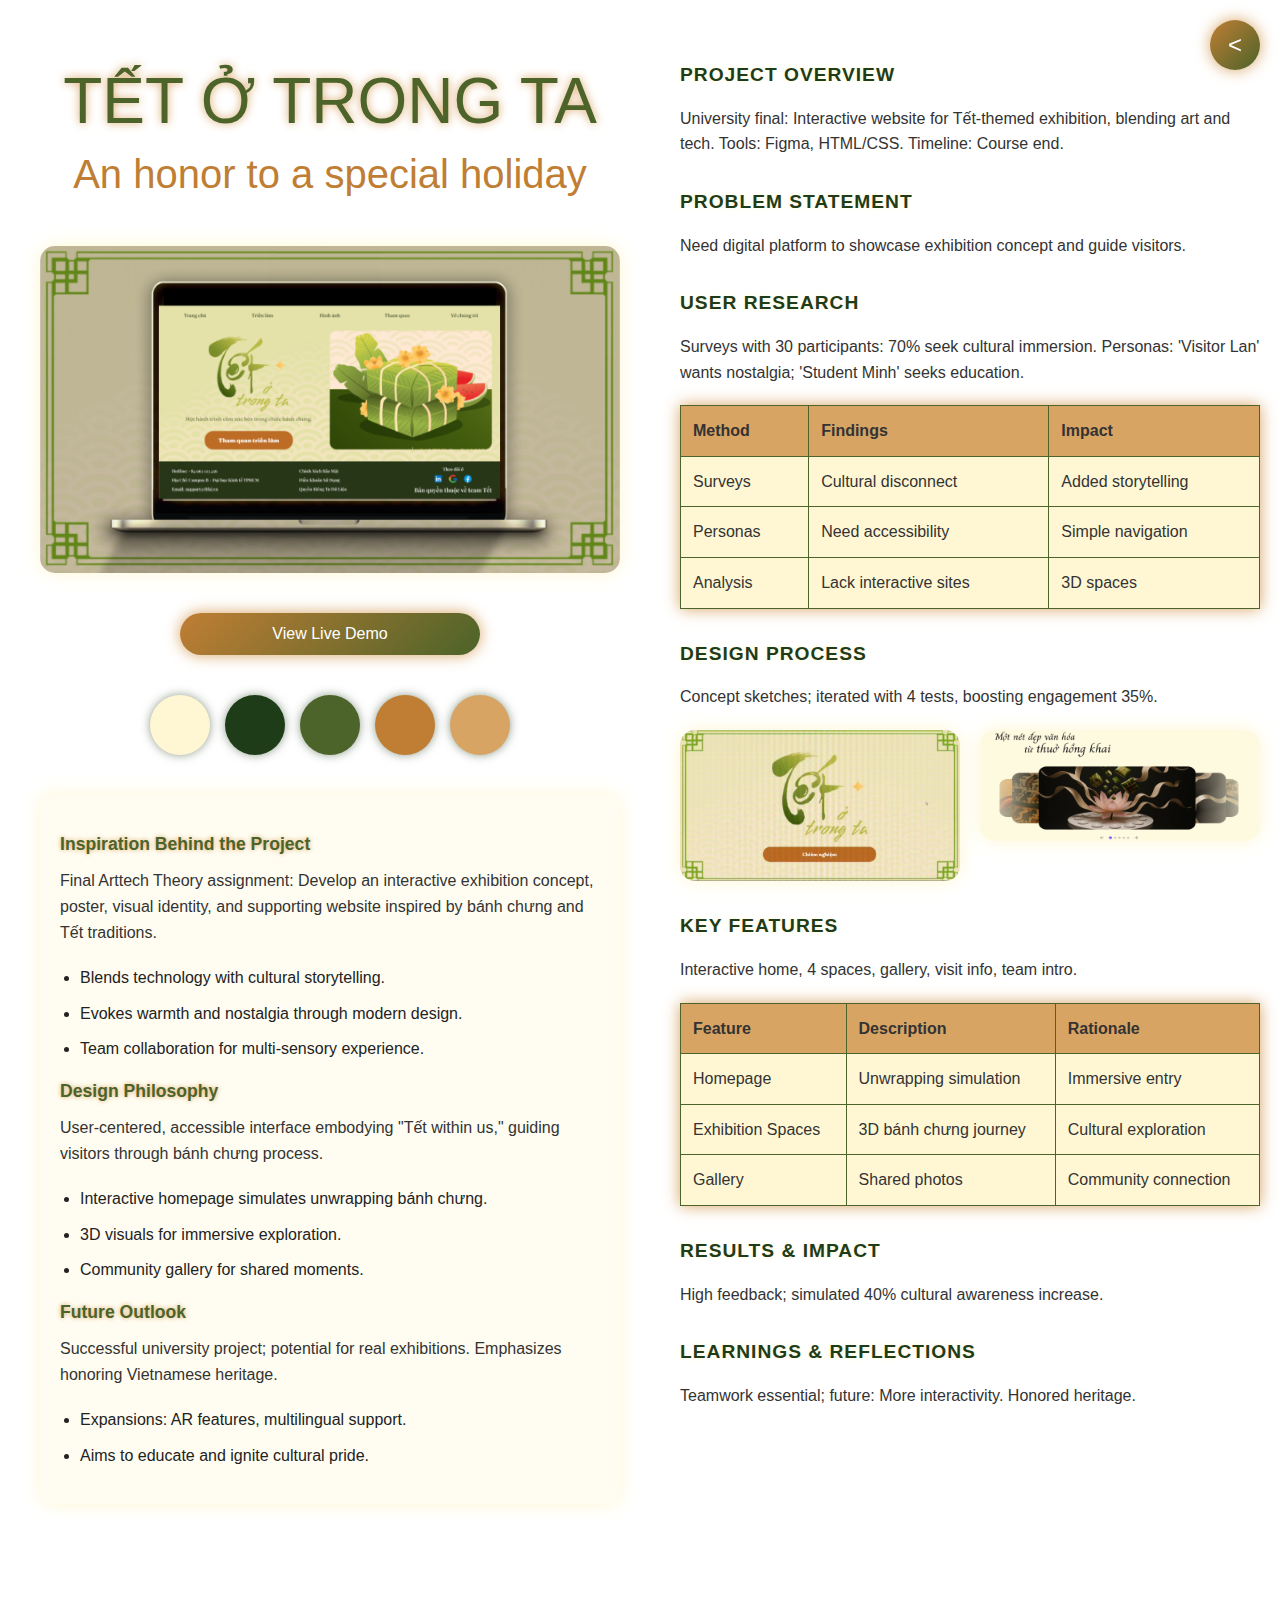
<file: Untitled-3.html>
<!DOCTYPE html>
<html lang="en">
<head>
    <meta charset="UTF-8">
    <meta name="viewport" content="width=device-width, initial-scale=1.0">
    <title>TẾT Ở TRONG TA: UX/UI Case Study</title>
    <style>
        /* Enhanced Tết Theme CSS based on port3.css */
        * { margin: 0; padding: 0; box-sizing: border-box; }
        body { font-family: 'Helvetica Neue', Arial, sans-serif; color: #222; background: #fff; line-height: 1.6; }
        .section-wrapper {margin-top: -30px; width: 100%; padding: 60px 20px; display: flex; justify-content: center; }
        .content-container { max-width: 1400px; width: 100%; }
        .project-section { display: flex; flex-wrap: wrap; gap: 40px; }
        .text-content { flex: 1; min-width: 300px; }
        .title-section { font-weight: 700; font-size: 1.2rem; margin: 30px 0 15px; text-transform: uppercase; letter-spacing: 1px; color: #1F3C18; text-shadow: 0 0 5px #FFF7D3; }
        .body-text { font-size: 16px; margin-bottom: 20px; color: #333; }
        .hero-section { flex: 1; display: flex; flex-direction: column; gap: 20px; align-items: center; padding: 20px; }
        .title-large { font-size: 64px; font-weight: 400; color: #4C6329; text-shadow: 0 0 10px #D8A464; }
        .title-medium {margin-top: -30px; font-size: 40px; font-weight: 300; color: #C07E34; }
        .color-palette { display: flex; gap: 15px; margin: 20px 0; }
        .color-circle { width: 60px; height: 60px; border-radius: 50%; box-shadow: 0 0 10px rgba(31, 60, 24, 0.5); transition: transform 0.3s; }
        .color-circle:hover { transform: scale(1.2); }
        .color-1 { background: #FFF7D3; }
        .color-2 { background: #1F3C18; }
        .color-3 { background: #4C6329; }
        .color-4 { background: #C07E34; }
        .color-5 { background: #D8A464; }
        .cta-button {width: 300px; padding: 12px 24px; background: linear-gradient(135deg, #C07E34, #4C6329); border: none; color: #fff; font-size: 1rem; cursor: pointer; border-radius: 30px; box-shadow: 0 0 15px #D8A464; transition: transform 0.3s; }
        .cta-button:hover { transform: scale(1.05); }
        .project-image { width: 100%; border-radius: 15px; box-shadow: 0 0 20px #FFF7D3; margin: 20px 0; transition: box-shadow 0.3s; }
        .project-image:hover { box-shadow: 0 0 30px #C07E34; }
        .image-gallery {
            display: grid;
            grid-template-columns: repeat(2, 1fr); /* Chia thành 2 cột */
            gap: 20px;
            margin: 20px 0;
        }

        .image-gallery img {
            max-width: 100%;
            height: auto;
            border-radius: 15px;
            box-shadow: 0 0 20px #FFF7D3;
            transition: box-shadow 0.3s;
        }

        table { width: 100%; border-collapse: collapse; margin: 20px 0; background: #FFF7D3; box-shadow: 0 0 15px #D8A464; }
        th, td { padding: 12px; border: 1px solid #4C6329; text-align: left; color: #333; }
        th { background: #D8A464; }
        /* Back Button Styles */
        .back-button { position: fixed; top: 20px; right: 20px; width: 50px; height: 50px; background: linear-gradient(135deg, #C07E34, #4C6329); border: none; color: #fff; font-size: 1.5rem; cursor: pointer; border-radius: 50%; box-shadow: 0 0 15px #D8A464; transition: transform 0.3s, box-shadow 0.3s; z-index: 1000; }
        .back-button:hover { transform: scale(1.1); box-shadow: 0 0 25px #1F3C18; }
        /* Intro Block */
        .intro-block { max-width: 800px; padding: 20px; background: rgba(255, 247, 211, 0.3); border-radius: 10px; box-shadow: 0 0 20px #FFF7D3; }
        .intro-block h3 { font-size: 1.1rem; color: #4C6329; margin: 15px 0 10px; text-shadow: 0 0 5px #D8A464; }
        .intro-block ul { list-style-type: disc; padding-left: 20px; margin-bottom: 15px; }
        .intro-block li { margin-bottom: 10px; }
        /* Responsive */
        @media (max-width: 768px) { .project-section { flex-direction: column; } .back-button { top: 10px; right: 10px; width: 40px; height: 40px; font-size: 1.2rem; } .image-gallery { grid-template-columns: 1fr; } }
    </style>
</head>
<body>
    <!-- Back Button -->
    <button class="back-button" onclick="history.back()">&lt;</button>

    <div class="section-wrapper">
        <div class="content-container">
            <div class="project-section">
                <div class="hero-section">
                    <h1 class="title-large">TẾT Ở TRONG TA</h1>
                    <h2 class="title-medium">An honor to a special holiday</h2>
                    <img class="project-image" src="assets/images/img_rectangle_17_368x652.png" alt="TẾT Ở TRONG TA Overview">
                    <button class="cta-button">View Live Demo</button>
                    <div class="color-palette">
                        <div class="color-circle color-1"></div>
                        <div class="color-circle color-2"></div>
                        <div class="color-circle color-3"></div>
                        <div class="color-circle color-4"></div>
                        <div class="color-circle color-5"></div>
                    </div>
                    <!-- Refined Introduction Block -->
                    <div class="intro-block">
                        <h3>Inspiration Behind the Project</h3>
                        <p class="body-text">Final Arttech Theory assignment: Develop an interactive exhibition concept, poster, visual identity, and supporting website inspired by bánh chưng and Tết traditions.</p>
                        <ul>
                            <li>Blends technology with cultural storytelling.</li>
                            <li>Evokes warmth and nostalgia through modern design.</li>
                            <li>Team collaboration for multi-sensory experience.</li>
                        </ul>

                        <h3>Design Philosophy</h3>
                        <p class="body-text">User-centered, accessible interface embodying "Tết within us," guiding visitors through bánh chưng process.</p>
                        <ul>
                            <li>Interactive homepage simulates unwrapping bánh chưng.</li>
                            <li>3D visuals for immersive exploration.</li>
                            <li>Community gallery for shared moments.</li>
                        </ul>

                        <h3>Future Outlook</h3>
                        <p class="body-text">Successful university project; potential for real exhibitions. Emphasizes honoring Vietnamese heritage.</p>
                        <ul>
                            <li>Expansions: AR features, multilingual support.</li>
                            <li>Aims to educate and ignite cultural pride.</li>
                        </ul>
                    </div>
                </div>
                <div class="text-content">
                    <h2 class="title-section">Project Overview</h2>
                    <p class="body-text">University final: Interactive website for Tết-themed exhibition, blending art and tech. Tools: Figma, HTML/CSS. Timeline: Course end.</p>

                    <h2 class="title-section">Problem Statement</h2>
                    <p class="body-text">Need digital platform to showcase exhibition concept and guide visitors.</p>

                    <h2 class="title-section">User Research</h2>
                    <p class="body-text">Surveys with 30 participants: 70% seek cultural immersion. Personas: 'Visitor Lan' wants nostalgia; 'Student Minh' seeks education.</p>
                    <table>
                        <tr><th>Method</th><th>Findings</th><th>Impact</th></tr>
                        <tr><td>Surveys</td><td>Cultural disconnect</td><td>Added storytelling</td></tr>
                        <tr><td>Personas</td><td>Need accessibility</td><td>Simple navigation</td></tr>
                        <tr><td>Analysis</td><td>Lack interactive sites</td><td>3D spaces</td></tr>
                    </table>

                    <h2 class="title-section">Design Process</h2>
                    <p class="body-text">Concept sketches; iterated with 4 tests, boosting engagement 35%.</p>
                    <div class="image-gallery">
                        <img src="assets/images/img_rectangle_21.png" alt="Homepage">
                        <img src="assets/images/img_rectangle_20.png" alt="Gallery">
                    </div>

                    <h2 class="title-section">Key Features</h2>
                    <p class="body-text">Interactive home, 4 spaces, gallery, visit info, team intro.</p>
                    <table>
                        <tr><th>Feature</th><th>Description</th><th>Rationale</th></tr>
                        <tr><td>Homepage</td><td>Unwrapping simulation</td><td>Immersive entry</td></tr>
                        <tr><td>Exhibition Spaces</td><td>3D bánh chưng journey</td><td>Cultural exploration</td></tr>
                        <tr><td>Gallery</td><td>Shared photos</td><td>Community connection</td></tr>
                    </table>

                    <h2 class="title-section">Results & Impact</h2>
                    <p class="body-text">High feedback; simulated 40% cultural awareness increase.</p>

                    <h2 class="title-section">Learnings & Reflections</h2>
                    <p class="body-text">Teamwork essential; future: More interactivity. Honored heritage.</p>

                </div>
            </div>
        </div>
    </div>
</body>
</html>
</file>
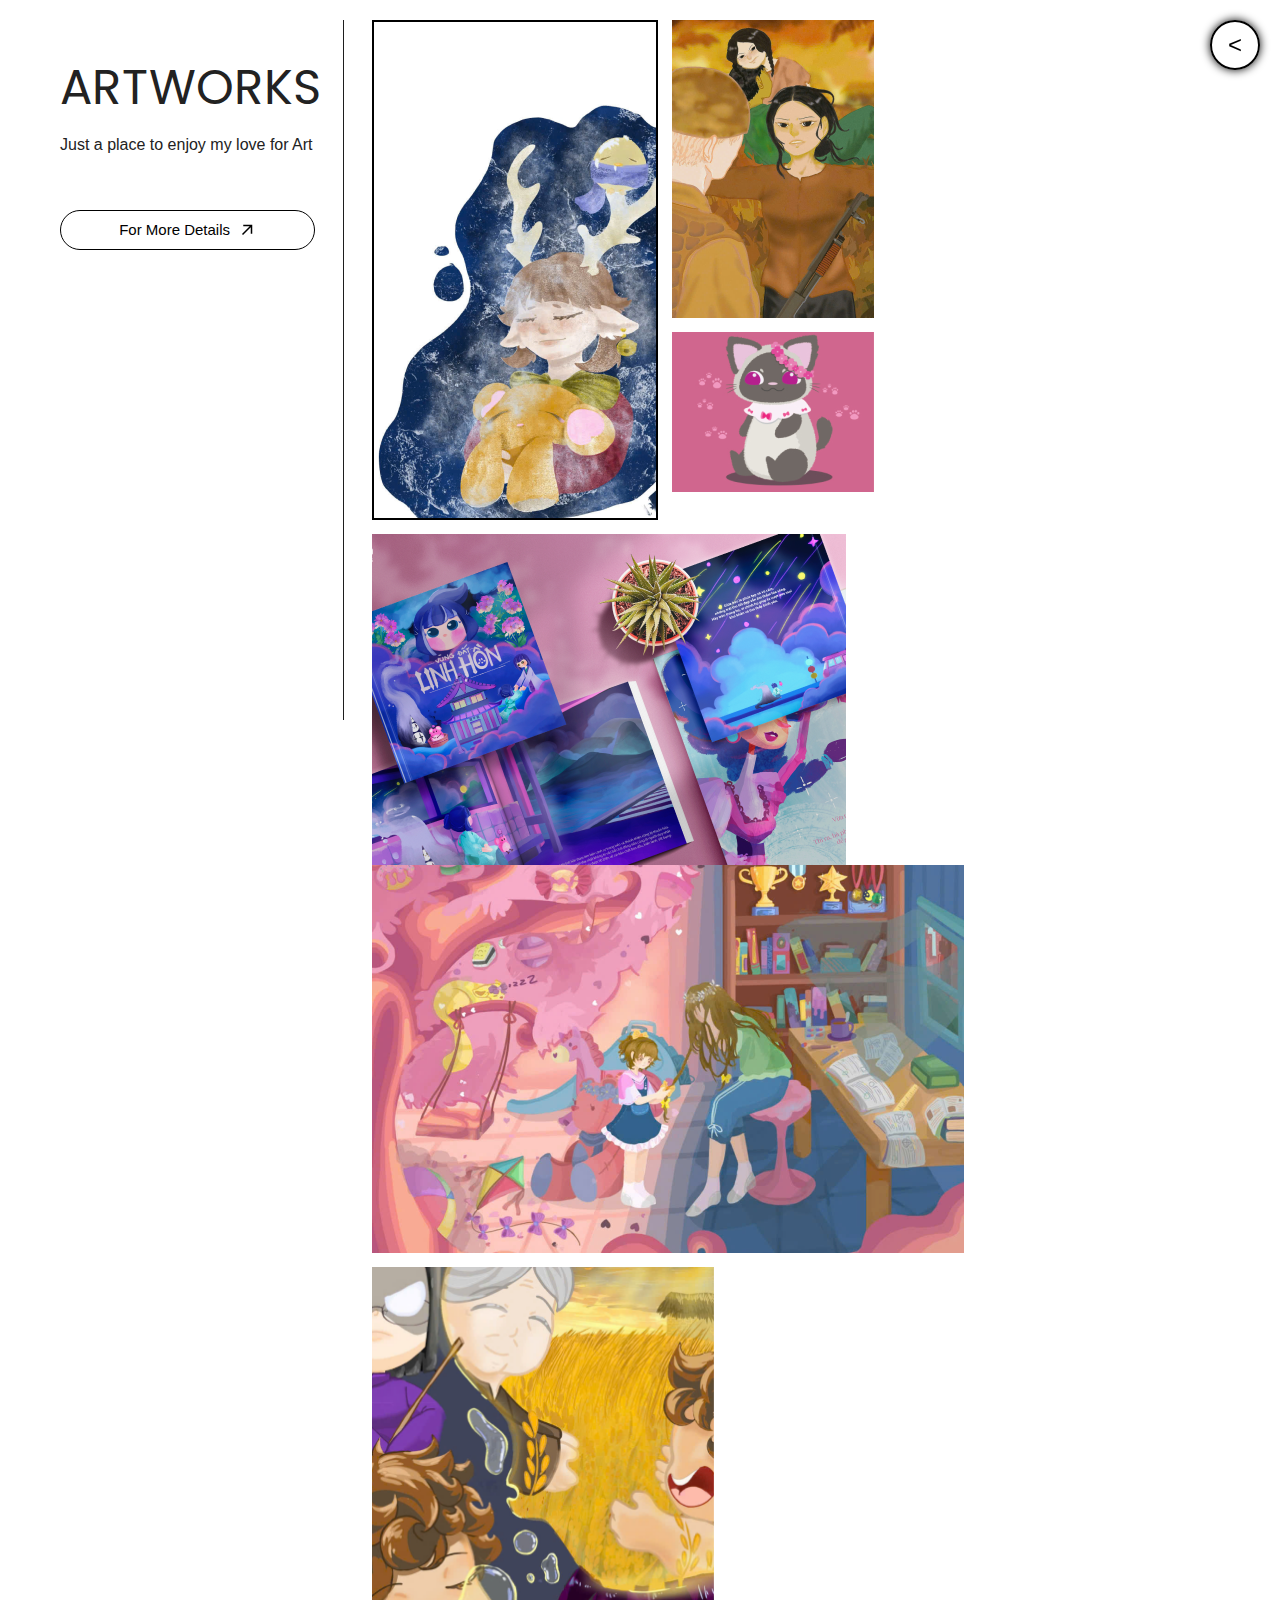
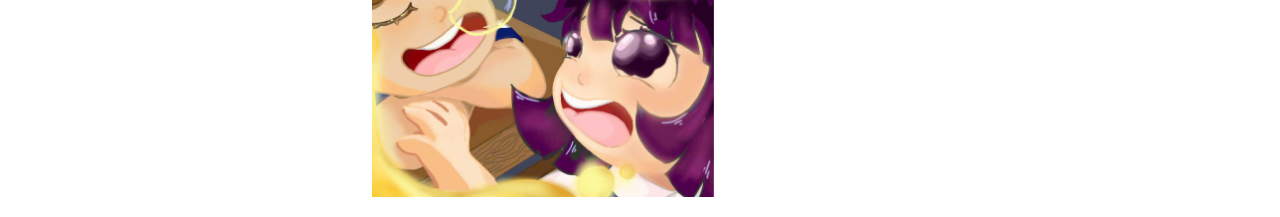
<file: Untitled-5.html>
<!DOCTYPE html>
<html lang="en">
<head>
  <meta charset="UTF-8" />
  <meta name="viewport" content="width=device-width, initial-scale=1.0" />
  <title>Thu Doan - UX/UI Designer Portfolio</title>
  <link href="https://fonts.googleapis.com/css?family=Poppins" rel="stylesheet">
  <style>
    /* Reset */
    body {
      font-family: 'Helvetica Neue', Arial, sans-serif;
      margin: 0;
      padding: 0;
      background: #fff;
      color: #222;
      line-height: 1.6;
      overflow-x: hidden; /* Prevent horizontal overflow globally */
    }

    .section-wrapper {
      display: flex;
      justify-content: center;
      padding: 20px 60px; 
      box-sizing: border-box;
      width: 100%;
    }

    .content-container {
      width: 100%;
      max-width: 100vw; /* Full viewport width without cap */
      margin: 0 auto;
    }

    .artworks-layout {
      display: flex;
      gap: 28px;
    }

    .left-column {
      width: 22%;
      display: flex;
      flex-direction: column;
      gap: 26px;
    }

    .left-column h1 {
      font-family: 'Poppins', sans-serif;
      font-size: 48px;
      font-weight: 400;
      line-height: 1.5;
    }

    .body-text{
      margin-top: -50px;
    }

    .title-section {
      font-size: 14px;
      font-weight: bold;
      margin-bottom: 6px;
      text-transform: uppercase;
    }

    .social-title { margin-top: 24px; }



    .cta-button {
      display: inline-flex;
      align-items: center;
      gap: 8px;
      padding: 10px 20px;
      border: 1.5px solid #000;
      border-radius: 30px;
      font-size: 15px;
      font-weight: 500;
      background: #fff;
      cursor: pointer;
      transition: all 0.3s ease;
      margin-top: 10px;
      align-items: center;
      justify-content: center;
    }

    .cta-button:hover {
      background: #f5f5f5;
    }

    .cta-icon {
      width: 18px;
      height: 18px;
    }

    .divider {
      width: 1px;
      height: 700px;
      background-color: #1e1e1e;
      align-self: stretch;
    }

    /* ARTWORKS */
    .artworks-grid {
      flex: 1;
      display: flex;
      flex-direction: column;
      gap: 20px;
    }

    .artworks-row {
      display: flex;
      gap: 14px;
      flex-wrap: wrap; /* Allow wrapping on very small screens to prevent overflow */
    }

    .artworks-row img {
      object-fit: cover;
      max-width: 100%; /* Scale images to fit */
      height: auto; /* Maintain aspect ratio */
      min-width: 0; /* Allow shrinking */
      flex: 0 1 auto; /* Shrink if needed without growing */
    }

    .twosmall {
      display: flex;
      flex-direction: column;
      gap: 14px;
    }

    /* Fixed sizes on larger screens to keep original arrangement */
    @media screen and (min-width: 1025px) {
      .tall-img   { width: 286px; height: 500px; }
      .small-vert { width: 202px; height: 298px; }
      .small-horiz{ width: 202px; height: 160px; }
      .wide       { width: 474px; height: 390px; }
      .medium     { width: 342px; height: 532px; }
      .large      { width: 492px; height: 362px; }
      
      /* Ensuring bottom-img keeps its original size */
      .bottom-img { 
        width: auto !important; 
        height: auto !important; 
        max-width: none !important; 
        max-height: none !important;
        object-fit: contain !important; /* Keeps aspect ratio */
        margin-top: -80px;
      }
    }

    /* Media queries for responsiveness on smaller devices */
    @media screen and (max-width: 1024px) {
      .artworks-layout {
        flex-direction: column; /* Stack left column above grid */
      }
      .left-column {
        width: 100%;
      }
      .divider {
        display: none;
      }
      .section-wrapper {
        padding: 20px 30px; /* Reduce padding */
      }
    }

    @media screen and (max-width: 600px) {
      .section-wrapper {
        padding: 10px 15px;
      }
      .artworks-row {
        justify-content: center;
      }
      .left-column h1 {
        font-size: 36px; /* Scale down text */
      }
    }

    /* Back Button Styles */
    .back-button {
      position: fixed;
      top: 20px;
      right: 20px;
      width: 50px;
      height: 50px;
      background: transparent; /* Nền trong suốt */
      border: 2px solid #000; /* Viền đen */
      color: #000; /* Màu chữ đen */
      font-size: 1.5rem;
      cursor: pointer;
      border-radius: 50%;
      box-shadow: 0 0 10px #000; /* Thêm hiệu ứng đổ bóng nhẹ */
      transition: transform 0.3s, box-shadow 0.3s;
      z-index: 1000;
    }

    .back-button:hover {
      transform: scale(1.1);
      box-shadow: 0 0 25px #000; /* Hiệu ứng đổ bóng khi hover */
    }
  </style>
</head>
<body>
  <!-- Back Button -->
  <button class="back-button" onclick="history.back()">&lt;</button>

  <section class="section-wrapper">
    <div class="content-container">
      <div class="artworks-section">
        <div class="artworks-layout">

          <!-- Left Column -->
          <div class="left-column">
            <h1>ARTWORKS</h1>
            <p class="body-text">
              Just a place to enjoy my love for Art
            </p>
            <button class="cta-button"
                    onclick="window.location.href='https://drive.google.com/drive/folders/1rny_qiwWULHWx616uR6V_y1R6VkHsacx';">
              For More Details
              <svg class="cta-icon" viewBox="0 0 24 24" fill="currentColor">
                <path d="M7 7h8.586L5.293 17.293l1.414 1.414L17 8.414V17h2V5H7v2z"/>
              </svg>
            </button>
            
          </div>

          <!-- Divider -->
          <div class="divider"></div>

          <!-- Right Column (Artworks Grid) -->
          <div class="artworks-grid">

            <!-- HÀNG TRÊN -->
            <div class="artworks-row">
              <img src="assets/images/img_frame_39963.png" alt="Artwork" class="tall-img" />
              <div class="twosmall">
                <img src="assets/images/img_nh_9.png" alt="Artwork" class="small-vert" />
                <img src="assets/images/img_frame_39964.png" alt="Artwork" class="small-horiz" />
              </div>
              <img src="assets/images/img_nh_10.png" alt="Artwork" class="wide" />
            </div>

            <!-- HÀNG DƯỚI -->
            <div class="artworks-row">
              <img src="assets/images/img_nh_1.png" alt="Artwork" class="bottom-img" />
              <img src="assets/images/img_nh_2.png" alt="Artwork" class="medium" />
            </div>

          </div>

        </div>
      </div>
    </div>
  </section>
</body>
</html>
</file>
<file: port.css>
/* Reset and base styles */
* {
  margin: 0;
  padding: 0;
  box-sizing: border-box;
}

:root {
  --border: rgba(255, 255, 255, 0.1);
  --shadow: 0 4px 20px rgba(0, 0, 0, 0.3);
  --card: #181818;
}

body {
  font-family: "Poppins", Arial, sans-serif;
  background: #0a0f24;
  color: white;
  margin: 0;
  padding: 0;
  overflow-x: hidden;
  width: 100%;
  min-height: 100vh;
  cursor: none;
}

/* Custom cursor - optimized for all devices */
.cursor-glow {
  position: fixed;
  width: 20px;
  height: 20px;
  border-radius: 50%;
  background: #08f7fe;
  pointer-events: none;
  z-index: 9999;
  transform: translate(-50%, -50%);
  transition: width 0.2s ease, height 0.2s ease;
  box-shadow: 0 0 20px #08f7fe, 0 0 40px #08f7fe, 0 0 60px #08f7fe;
}

.cursor-glow-outer {
  position: fixed;
  width: 40px;
  height: 40px;
  border: 2px solid #ff1493;
  border-radius: 50%;
  pointer-events: none;
  z-index: 9998;
  transform: translate(-50%, -50%);
  transition: width 0.3s ease, height 0.3s ease, opacity 0.3s ease;
  box-shadow: 0 0 15px #ff1493, 0 0 30px #ff1493;
}

.cursor-glow.hover {
  width: 40px;
  height: 40px;
  box-shadow: 0 0 30px #08f7fe, 0 0 60px #08f7fe, 0 0 90px #08f7fe;
}

.cursor-glow-outer.hover {
  width: 60px;
  height: 60px;
  opacity: 0.8;
  box-shadow: 0 0 20px #ff1493, 0 0 40px #ff1493;
}

/* Hide custom cursor on mobile/tablet */
@media (max-width: 1024px) {
  .cursor-glow,
  .cursor-glow-outer {
    display: none;
  }

  body {
    cursor: auto;
  }

  a,
  button,
  .nav-item,
  .btn-primary,
  .btn-secondary,
  .btn-project {
    cursor: pointer;
  }
}

a,
button,
.nav-item,
.btn-primary,
.btn-secondary,
.btn-project {
  cursor: none;
}

/* Responsive container with proper padding */
.content-container {
  width: 100%;
  max-width: 1440px;
  margin: 0 auto;
  padding: 0 16px;
}

@media (min-width: 640px) {
  .content-container {
    padding: 0 24px;
  }
}

@media (min-width: 768px) {
  .content-container {
    padding: 0 32px;
  }
}

@media (min-width: 1024px) {
  .content-container {
    padding: 0 48px;
  }
}

/* Fixed header with responsive navigation */
.header {
  position: fixed;
  top: 0;
  left: 0;
  width: 100%;
  z-index: 1000;
  background: transparent;
  backdrop-filter: blur(10px);
  display: flex;
  justify-content: space-between;
  align-items: center;
  padding: 12px 16px;
}

@media (min-width: 768px) {
  .header {
    padding: 15px 32px;
    justify-content: center;
  }
}

/* Hamburger menu for mobile */
.hamburger {
  display: block;
  background: none;
  border: none;
  font-size: 24px;
  color: #e0e0e0;
  cursor: pointer;
  z-index: 1001;
}

@media (min-width: 768px) {
  .hamburger {
    display: none;
  }
}

/* Responsive navigation menu */
.nav-menu {
  position: fixed;
  top: 0;
  right: -100%;
  width: 70%;
  max-width: 300px;
  height: 100vh;
  background: transparent;
  backdrop-filter: blur(20px);
  display: flex;
  flex-direction: column;
  gap: 34px;
  padding: 24px 24px;
  transition: right 0.3s ease;

}

.nav-menu.show {
  right: 0;
}

@media (min-width: 768px) {
  .nav-menu {
    position: static;
    width: auto;
    max-width: none;
    height: auto;
    flex-direction: row;
    gap: 34px;
    padding: 0;
    background: transparent;
    backdrop-filter: none;
    box-shadow: none;
  }
}

.nav-item {
  text-decoration: none;
  color: #e0e0e0;
  font-weight: 400;
  font-size: 20px;
  position: relative;
  transition: color 0.3s;
  padding: 8px 0;
}

@media (min-width: 768px) {
  .nav-item {
    font-size: 20px;
    padding: 0;
  }
}

.nav-item::after {
  content: "";
  position: absolute;
  width: 0;
  height: 2px;
  bottom: 0;
  left: 0;
  background: #e0e0e0;
  transition: width 0.3s ease;
}

@media (min-width: 768px) {
  .nav-item::after {
    left: 50%;
    transform: translateX(-50%);
  }
}

.nav-item:hover::after {
  width: 100%;
}

.nav-item.active {
  color: #ffffff;
  font-weight: 500;
  pointer-events: none;
}

.nav-item.active::after {
  width: 100%;
}

/* Hero section - fully responsive */
.hero-section {
  min-height: 100vh;
  display: flex;
  align-items: center;
  padding-top: 10px;
}

.hero-content {
  display: flex;
  flex-direction: column;
  align-items: center;
  text-align: center;
  gap: 32px;
  width: 100%;
  padding: 24px 0;
}

@media (min-width: 768px) {
  .hero-content {
    flex-direction: row;
    text-align: left;
    justify-content: space-between;
    gap: 48px;
  }
}

.hero-text {
  display: flex;
  flex-direction: column;
  gap: 16px;
  width: 100%;
}

@media (min-width: 640px) {
  .hero-text {
    flex: 1;
    max-width: 600px;
  }

}

.greeting-text {
  font-size: 20px;
  font-family: Sail, serif;
  font-weight: 200;
  color: #ffffff;
}

@media (max-width: 768px) {
  .header{
    backdrop-filter: blur(1px);
  }

}

@media (min-width: 640px) {
  .greeting-text {
    font-size: 24px;
  }

}

@media (min-width: 768px) {
  .greeting-text {
    font-size: 28px;
  }
  .nav-item{
    font-size: 16px;
  }
}



@media (min-width: 1024px) {
  .greeting-text {
    font-size: 48px;
  }
}

@media (min-width: 1280px) {
  .greeting-text {
    font-size: 60px;
  }
  .nav-item{
    font-size: 20px;
  }
}

.title-text {
  font-size: 48px;
  font-family: Poppins;
  font-weight: 700;
  line-height: 1.2;
  display: flex;
  flex-direction: column;
}

@media (min-width: 640px) {
  .title-text {
    font-size: 56px;
  }
}

@media (min-width: 768px) {
  .title-text {
    font-size: 64px;
  }
}

@media (min-width: 1024px) {
  .title-text {
    font-size: 100px;
  }
}

@media (min-width: 1280px) {
  .title-text {
    font-size: 123px;
  }
}

.title-text .designer {
  background: linear-gradient(to bottom, #ffffff, #cbcbcb00);
  -webkit-background-clip: text;
  background-clip: text;
  color: transparent;
}

.title-text .uxui {
  font-weight: bold;
  background: linear-gradient(45deg, #bdf5ff, #00d2ff, #8a00ff, #ff00d9, #ff004f);
  background-size: 400% 400%;
  -webkit-background-clip: text;
  -webkit-text-fill-color: transparent;
  animation: rainbowShift 10s ease infinite;
  text-shadow: 0 0 25px rgba(0, 242, 255, 0.35);
  position: relative;
  display: inline-block;
  margin-bottom: -20px;
}

@media (min-width: 768px) {
  .title-text .uxui {
    margin-bottom: -30px;
  }
}

.uxui::after {
  content: "";
  position: absolute;
  top: 5%;
  left: -5%;
  width: 40px;
  height: 40px;
  background: white;
  border-radius: 50%;
  box-shadow: 0 0 8px rgb(255, 255, 255), 0 0 15px #9afdff;
  opacity: 0.8;
  animation: sparkle 2s infinite ease-in-out;
  pointer-events: none;
}

@media (min-width: 768px) {
  .uxui::after {
    width: 50px;
    height: 50px;
  }
}

@keyframes rainbowShift {
  0%,
  100% {
    background-position: 0% 50%;
  }
  50% {
    background-position: 100% 50%;
  }
}

@keyframes sparkle {
  0%,
  100% {
    opacity: 0.8;
    transform: translate(0, 0) scale(1);
  }
  50% {
    opacity: 0.3;
    transform: translate(3px, 3px) scale(1.5);
  }
}

/* Responsive hero buttons */
.hero-buttons {
  display: flex;
  flex-direction: column;
  gap: 12px;
  width: 100%;
  max-width: 400px;
  margin: 0 auto;
}

@media (min-width: 640px) {
  .hero-buttons {
    flex-direction: row;
    gap: 16px;
  }
}

@media (min-width: 768px) {
  .hero-buttons {
    margin: 0;
  }
}

.btn-primary,
.btn-secondary {
  font-size: 14px;
  font-family: Poppins;
  font-weight: 400;
  padding: 12px 24px;
  border-radius: 24px;
  cursor: pointer;
  transition: all 0.3s ease;
  border: 1px solid transparent;
  white-space: nowrap;
}

@media (min-width: 640px) {
  .btn-primary,
  .btn-secondary {
    font-size: 16px;
    padding: 10px 28px;
  }
}

.btn-primary {
  background: linear-gradient(90deg, #ec4899, #3b82f6);
  color: #ffffff;
  box-shadow: 0px 4px 22px rgba(136, 136, 136, 0.5);
}

.btn-secondary {
  background-color: rgba(255, 255, 255, 0.3);
  color: #ffffff;
  box-shadow: 0px 4px 22px rgba(136, 136, 136, 0.5);
}

.btn-primary:hover,
.btn-secondary:hover {
  transform: scale(1.05);
}

/* Responsive hero image */
.hero-image {
  width: 100%;
  max-width: 400px;
  height: auto;
  filter: contrast(120%) saturate(110%) brightness(105%);
}

@media (min-width: 768px) {
  .hero-image {
    max-width: 450px;
  }
}

@media (min-width: 1024px) {
  .hero-image {
    max-width: 550px;
  }
}

@media (min-width: 1280px) {
  .hero-image {
    max-width: 650px;
  }
}

/* About section - responsive layout */
.about-section {
  width: 100%;
  background-color: #3e3e3e;
  position: relative;
  padding: 60px 0;
}

@media (min-width: 768px) {
  .about-section {
    padding: 80px 0;
  }
}

.about-content {
  display: flex;
  flex-direction: column;
  align-items: center;
  gap: 32px;
  position: relative;
  z-index: 2;
}

@media (min-width: 768px) {
  .about-content {
    flex-direction: row;
    justify-content: center;
    gap: 48px;
  }
}

.brief-bg-text {
  font-size: 60px;
  font-family: Poppins;
  font-weight: 800;
  font-style: italic;
  color: rgba(217, 217, 217, 0.31);
  position: absolute;
  top: 20px;
  left: 50%;
  transform: translateX(-50%);
  z-index: 1;
}

@media (min-width: 640px) {
  .brief-bg-text {
    font-size: 80px;
  }
}

@media (min-width: 768px) {
  .brief-bg-text {
    font-size: 120px;
    left: 60%;
  }
}

@media (min-width: 1024px) {
  .brief-bg-text {
    font-size: 160px;
  }
}

.profile-image {
  width: 100%;
  max-width: 300px;
  height: auto;
  aspect-ratio: 7 / 8;
  border-radius: 15px;
  object-fit: cover;
  box-shadow: 0px 10px 30px rgba(0, 0, 0, 0.5);
}

@media (min-width: 640px) {
  .profile-image {
    max-width: 350px;
  }
}

@media (min-width: 768px) {
  .profile-image {
    max-width: 400px;
  }
}

.about-card {
  background: transparent;
  padding: 24px;
  max-width: 600px;
}

@media (min-width: 768px) {
  .about-card {
    padding: 32px;
  }
}

.about-title {
  font-size: 24px;
  font-family: Poppins;
  font-weight: 700;
  line-height: 1.3;
  color: #ffffff;
  margin-bottom: 16px;
}

@media (min-width: 640px) {
  .about-title {
    font-size: 28px;
  }
}

@media (min-width: 768px) {
  .about-title {
    font-size: 32px;
  }
}

.about-text {
  font-size: 16px;
  font-family: Poppins;
  font-weight: 400;
  line-height: 1.6;
  color: #ffffff;
}

@media (min-width: 768px) {
  .about-text {
    font-size: 18px;
  }
}

/* Skills section - responsive scrolling */
.skills-section {
  width: 100%;
  background: linear-gradient(180deg, #000000 0%, rgba(143, 188, 255, 0) 100%);
  padding: 40px 0;
  overflow: hidden;
}

@media (min-width: 768px) {
  .skills-section {
    padding: 60px 0;
  }
}

.skills-wrapper {
  width: 100%;
  overflow: hidden;
}

.skills-track {
  display: flex;
  gap: 24px;
  animation: scroll 20s linear infinite;
}

@media (min-width: 768px) {
  .skills-track {
    gap: 40px;
  }
}

.skill-item {
  flex-shrink: 0;
  min-width: 60px;
  height: 60px;
  background-color: #ffffff;
  border-radius: 50%;
  display: flex;
  align-items: center;
  justify-content: center;
}

@media (min-width: 640px) {
  .skill-item {
    min-width: 70px;
    height: 70px;
  }
}

@media (min-width: 768px) {
  .skill-item {
    min-width: 80px;
    height: 80px;
  }
}

.skill-icon {
  width: 30px;
  height: 30px;
}

@media (min-width: 640px) {
  .skill-icon {
    width: 35px;
    height: 35px;
  }
}

@media (min-width: 768px) {
  .skill-icon {
    width: 40px;
    height: 40px;
  }
}

@keyframes scroll {
  from {
    transform: translateX(0);
  }
  to {
    transform: translateX(-50%);
  }
}

/* Projects section - responsive grid */
.projects-section {
  width: 100%;
  padding: 48px 16px;
  position: relative;
}

@media (min-width: 768px) {
  .projects-section {
    padding: 64px 32px;
  }
}

.content-wrapper {
  max-width: 1440px;
  margin: 0 auto;
}

.section-header {
  display: flex;
  align-items: center;
  gap: 12px;
  margin-bottom: 32px;
  flex-wrap: wrap;
}

@media (min-width: 768px) {
  .section-header {
    gap: 16px;
    margin-bottom: 48px;
  }
}

.section-title {
  font-family: "Fira Code", monospace;
  font-size: 24px;
  font-weight: 500;
  color: #c778dd;
}

@media (min-width: 640px) {
  .section-title {
    font-size: 28px;
  }
}

@media (min-width: 768px) {
  .section-title {
    font-size: 32px;
  }
}

.section-title-text {
  font-family: "Fira Code", monospace;
  font-size: 24px;
  font-weight: 500;
  color: #ffffff;
}

@media (min-width: 640px) {
  .section-title-text {
    font-size: 28px;
  }
}

@media (min-width: 768px) {
  .section-title-text {
    font-size: 32px;
  }
}

.section-line {
  flex: 1;
  height: 1px;
  background-color: #c778dd;
  min-width: 40px;
}

.view-all {
  font-family: "Fira Code", monospace;
  font-size: 14px;
  color: #ffffff;
  white-space: nowrap;
}

@media (min-width: 768px) {
  .view-all {
    font-size: 16px;
  }
}

/* Responsive projects grid */
.projects-grid {
  display: grid;
  grid-template-columns: 1fr;
  gap: 24px;
  padding-bottom: 16px;
}

@media (min-width: 640px) {
  .projects-grid {
    grid-template-columns: repeat(2, 1fr);
  }
}

@media (min-width: 1024px) {
  .projects-grid {
    grid-template-columns: repeat(3, 1fr);
  }
}

.project-card {
  border: 1px solid #abb2bf;
  border-radius: 8px;
  overflow: hidden;
  background-color: transparent;
  transition: transform 0.3s ease, box-shadow 0.3s ease;
}

.project-card:hover {
  transform: translateY(-5px);
  box-shadow: 0px 10px 30px rgba(0, 0, 0, 0.3);
}

.project-image {
  width: 100%;
  height: 200px;
  object-fit: cover;
}

.project-tech {
  padding: 10px 12px;
  font-family: "Fira Code", monospace;
  font-size: 12px;
  color: #abb2bf;
  background-color: transparent;
}

@media (min-width: 768px) {
  .project-tech {
    font-size: 14px;
  }
}

.project-info {
  padding: 16px 18px;
  border-top: 1px solid #abb2bf;
}

@media (min-width: 768px) {
  .project-info {
    padding: 18px 22px;
  }
}

.project-title {
  font-family: "Fira Code", monospace;
  font-size: 18px;
  font-weight: 500;
  color: #ffffff;
  margin-bottom: 12px;
}

@media (min-width: 768px) {
  .project-title {
    font-size: 20px;
  }
}

.project-description {
  font-family: "Fira Code", monospace;
  font-size: 13px;
  color: #abb2bf;
  margin-bottom: 16px;
  line-height: 1.4;
}

@media (min-width: 768px) {
  .project-description {
    font-size: 14px;
  }
}

.project-buttons {
  display: flex;
  flex-direction: column;
  gap: 12px;
}

@media (min-width: 480px) {
  .project-buttons {
    flex-direction: row;
    gap: 16px;
  }
}

.btn-project {
  font-family: "Fira Code", monospace;
  font-size: 13px;
  font-weight: 500;
  padding: 8px 16px;
  border-radius: 4px;
  cursor: pointer;
  transition: all 0.3s ease;
  text-align: center;
}

@media (min-width: 768px) {
  .btn-project {
    font-size: 14px;
  }
}

.btn-project-primary {
  background-color: transparent;
  border: 1px solid #c778dd;
  color: #ffffff;
}

.btn-project-primary:hover {
  background-color: #c778dd;
  color: #000000;
}

.btn-project-secondary {
  background-color: transparent;
  border: 1px solid #abb2bf;
  color: #abb2bf;
}

.btn-project-secondary:hover {
  background-color: #abb2bf;
  color: #000000;
}

.groundele {
  display: none;
}

@media (min-width: 1024px) {
  .groundele {
    display: block;
    position: absolute;
    bottom: 0;
    left: 50%;  /* Đặt vị trí bắt đầu từ giữa màn hình */
    transform: translateX(-50%);  /* Dịch chuyển phần tử về phía trái một nửa chiều rộng của nó */
    top: 20px
    width: 800px;
    height: auto;
    opacity: 0.5;
    pointer-events: none;
  }
}

/* Certificates section - responsive butterfly layout */
.certificates-section {
  position: relative;
  width: 100%;
  padding: 48px 16px;
  overflow: hidden;
}

@media (min-width: 768px) {
  .certificates-section {
    padding: 64px 32px;
  }
}

.certificates-header {
  text-align: center;
  margin-bottom: 40px;
  position: relative;
  z-index: 3;
}

@media (min-width: 768px) {
  .certificates-header {
    margin-bottom: 48px;
  }
}

.certificates-subtitle {
  font-size: 14px;
  font-family: Poppins;
  font-weight: 600;
  color: #9b9b9b;
  margin-bottom: 8px;
}

@media (min-width: 768px) {
  .certificates-subtitle {
    font-size: 16px;
  }
}

.certificates-title {
  font-size: 28px;
  font-family: Poppins;
  font-weight: 700;
  color: #ffffff;
}

@media (min-width: 640px) {
  .certificates-title {
    font-size: 32px;
  }
}

@media (min-width: 768px) {
  .certificates-title {
    font-size: 40px;
  }
}

/* Butterfly decoration - hide on mobile */
.butterfly {
  display: none;
}

@media (min-width: 1024px) {
  .butterfly {
    display: block;
    position: absolute;
    top: 50px;
    left: 50%;
    transform: translateX(-50%);
    width: 900px;
    height: auto;
    pointer-events: none;
    z-index: 2;
  }

  .butterfly img {
    position: absolute;
    top: 0;
    left: -30px;
    width: 100%;
    height: auto;
  }

  .wing1 {
    margin-left: 30px;
  }
  .wing2 {
    margin-left: 35px;
  }
  .wing3 {
    margin-left: 30px;
  }
}

/* Responsive certificates grid */
.butterfly-grid {
  display: grid;
  grid-template-columns: repeat(2, 1fr);
  gap: 16px;
  position: relative;
  z-index: 1;
}

@media (min-width: 640px) {
  .butterfly-grid {
    grid-template-columns: repeat(3, 1fr);
    gap: 20px;
  }
}

@media (min-width: 1024px) {
  .butterfly-grid {
    display: flex;
    flex-direction: row;
    justify-content: center;
    align-items: flex-start;
    gap: 70px;
  }
}

.left-wing,
.right-wing {
  display: contents;
}

@media (min-width: 1024px) {
  .left-wing,
  .right-wing {
    display: flex;
    flex-direction: row;
  }
}

.left-first,
.right-first,
.left-second,
.right-second {
  display: contents;
}

@media (min-width: 1024px) {
  .left-first,
  .right-first,
  .left-second,
  .right-second {
    display: flex;
    gap: 0;
    transition: transform 0.3s ease;
  }
}

.item-wrapper {
  position: relative;
  transition: all 0.3s ease;
}

@media (min-width: 1024px) {
  .item-wrapper {
    margin: 0 2px;
    align-self: flex-start;
  }
}

.certificate-item {
  width: 100%;
  height: auto;
  object-fit: cover;
  border-radius: 8px;
  display: block;
  transition: all 0.3s ease;
  box-shadow: 0 2px 4px rgba(0, 0, 0, 0.1);
}

@media (min-width: 1024px) {
  .certificate-item {
    width: 60px;
  }

  /* Desktop butterfly wing heights */
  .left-first .item-wrapper:nth-child(1) .certificate-item {
    height: 480px;
  }
  .left-first .item-wrapper:nth-child(2) .certificate-item {
    height: 450px;
  }
  .left-first .item-wrapper:nth-child(3) .certificate-item {
    height: 420px;
  }
  .left-first .item-wrapper:nth-child(4) .certificate-item {
    height: 390px;
  }
  .left-second .item-wrapper:nth-child(1) .certificate-item {
    height: 360px;
  }
  .left-second .item-wrapper:nth-child(2) .certificate-item {
    height: 330px;
  }
  .left-second .item-wrapper:nth-child(3) .certificate-item {
    height: 300px;
  }

  .right-second .item-wrapper:nth-child(1) .certificate-item {
    height: 300px;
  }
  .right-second .item-wrapper:nth-child(2) .certificate-item {
    height: 330px;
  }
  .right-second .item-wrapper:nth-child(3) .certificate-item {
    height: 360px;
  }
  .right-first .item-wrapper:nth-child(1) .certificate-item {
    height: 390px;
  }
  .right-first .item-wrapper:nth-child(2) .certificate-item {
    height: 420px;
  }
  .right-first .item-wrapper:nth-child(3) .certificate-item {
    height: 450px;
  }
  .right-first .item-wrapper:nth-child(4) .certificate-item {
    height: 480px;
  }
}

.caption {
  position: absolute;
  bottom: 0;
  left: 0;
  right: 0;
  background: rgba(0, 0, 0, 0.7);
  color: white;
  font-size: 11px;
  text-align: center;
  padding: 6px;
  opacity: 0;
  transition: opacity 0.3s ease;
  border-radius: 0 0 8px 8px;
}

@media (min-width: 768px) {
  .caption {
    font-size: 12px;
    padding: 8px;
  }
}

@media (min-width: 1024px) {
  .caption {
    font-size: 14px;
  }
}

.item-wrapper:hover {
  transform: translateY(-5px);
  z-index: 3;
}

.item-wrapper:hover .caption {
  opacity: 1;
}

@media (min-width: 1024px) {
  .item-wrapper:hover .certificate-item {
    width: auto;
    height: 140px;
    box-shadow: 0 4px 8px rgba(0, 0, 0, 0.2);
  }

  .item-wrapper:hover {
    margin: 0 15px;
  }
}

.center-space {
  display: none;
}

@media (min-width: 1024px) {
  .center-space {
    display: block;
    width: 40px;
    flex-shrink: 0;
    height: 110px;
  }
}

/* Contact section - responsive layout */
.contact-section {
  padding: 40px 16px;
  margin-top: 40px;
  border-radius: 30px 30px 0 0;
  background-color: #3e3e3e;
}

@media (min-width: 640px) {
  .contact-section {
    padding: 50px 32px;
    margin-top: 50px;
    border-radius: 40px 40px 0 0;
  }
}

@media (min-width: 1024px) {
  .contact-section {
    padding: 50px 80px;
    border-radius: 50px 50px 0 0;
  }
}

.contact-header {
  text-align: center;
  margin-bottom: 32px;
}

@media (min-width: 768px) {
  .contact-header {
    margin-bottom: 40px;
  }
}

.contact-header h2 {
  font-size: 2.5rem;
  margin: 0;
}

@media (min-width: 640px) {
  .contact-header h2 {
    font-size: 3rem;
  }
}

@media (min-width: 768px) {
  .contact-header h2 {
    font-size: 3.5rem;
  }
}

.contact-header span {
  background: linear-gradient(90deg, #a855f7, #3b82f6);
  -webkit-background-clip: text;
  background-clip: text;
  color: transparent;
}

.contact-header p {
  color: #b0b0b0;
  font-size: 0.9rem;
  margin-top: 8px;
}

@media (min-width: 768px) {
  .contact-header p {
    font-size: 1rem;
  }
}

.contact-content {
  display: grid;
  grid-template-columns: 1fr;
  gap: 24px;
  max-width: 1200px;
  margin: 0 auto;
}

@media (min-width: 768px) {
  .contact-content {
    grid-template-columns: 1fr 1fr;
    gap: 28px;
  }
}

.contact-form {
  background: var(--card);
  padding: 24px;
  border-radius: 20px;
  border: 1px solid var(--border);
  box-shadow: var(--shadow);
}

@media (min-width: 640px) {
  .contact-form {
    padding: 30px;
  }
}

@media (min-width: 1024px) {
  .contact-form {
    padding: 30px 40px;
  }
}

.contact-form h3 {
  margin-top: 0;
  font-size: 1.5rem;
  margin-bottom: 12px;
}

@media (min-width: 768px) {
  .contact-form h3 {
    font-size: 1.75rem;
  }
}

.contact-form p {
  color: #b0b0b0;
  font-size: 0.85rem;
  margin-bottom: 20px;
  line-height: 1.5;
}

@media (min-width: 768px) {
  .contact-form p {
    font-size: 0.95rem;
  }
}

.contact-form form {
  display: flex;
  flex-direction: column;
  gap: 12px;
}

@media (min-width: 768px) {
  .contact-form form {
    gap: 15px;
  }
}

.form-row {
  display: flex;
  flex-direction: column;
  gap: 12px;
}

@media (min-width: 640px) {
  .form-row {
    flex-direction: row;
    gap: 10px;
  }
}

input,
textarea {
  padding: 12px;
  border-radius: 8px;
  border: 1px solid var(--border);
  background: rgba(255, 255, 255, 0.05);
  color: white;
  font-family: inherit;
  font-size: 0.9rem;
  width: 100%;
}

textarea {
  min-height: 100px;
  resize: vertical;
}

.contact-form form button {
  background: linear-gradient(90deg, #ec4899, #3b82f6);
  color: #ffffff;
  border: none;
  border-radius: 7px;
  font-size: 14px;
  font-family: Poppins;
  font-weight: 400;
  padding: 12px 28px;
  cursor: pointer;
  transition: all 0.3s ease;
}

@media (min-width: 768px) {
  .contact-form form button {
    font-size: 16px;
    padding: 10px 34px;
  }
}

.contact-form form button:hover {
  transform: scale(1.02);
  box-shadow: 0px 8px 20px rgba(201, 97, 222, 0.4);
}

.contact-visual {
  display: flex;
  flex-direction: column;
  background: rgba(0, 0, 0, 0.3);
  border-radius: 20px;
  padding: 20px;
}

.contact-image {
  width: 100%;
  height: auto;
  border: 2px solid #ec4899;
  border-radius: 20px;
  object-fit: cover;
}

.contact-quote {
  font-size: 0.85rem;
  background: transparent;
  padding: 15px 0 0 0;
  margin-top: 20px;
  color: #ffffff;
  line-height: 1.5;
}

@media (min-width: 768px) {
  .contact-quote {
    font-size: 0.9rem;
  }
}

/* Footer - responsive layout */
.footer {
  width: 100%;
  background-color: #222831;
  padding: 32px 16px;
}

@media (min-width: 768px) {
  .footer {
    padding: 48px 32px;
  }
}

.footer-nav {
  display: flex;
  flex-direction: column;
  align-items: center;
  justify-content: center;
  gap: 16px;
  margin-bottom: 24px;
}

@media (min-width: 640px) {
  .footer-nav {
    flex-direction: row;
    gap: 24px;
    margin-bottom: 32px;
  }
}

.nav-icons {
  width: 20px;
  height: 20px;
}

@media (min-width: 768px) {
  .nav-icons {
    width: 24px;
    height: 24px;
  }
}

.social-links {
  display: flex;
  gap: 12px;
  justify-content: center;
  margin-bottom: 24px;
  flex-wrap: wrap;
}

@media (min-width: 768px) {
  .social-links {
    gap: 16px;
    margin-bottom: 32px;
  }
}

.social-link {
  width: 44px;
  height: 44px;
  background-color: #393e46;
  border-radius: 50%;
  display: flex;
  align-items: center;
  justify-content: center;
  transition: all 0.3s ease;
}

@media (min-width: 768px) {
  .social-link {
    width: 48px;
    height: 48px;
  }
}

.social-link:hover {
  background: linear-gradient(to bottom, #ff65c1, #00fff0);
  transform: scale(1.1);
}

.social-icon {
  width: 20px;
  height: 20px;
}

@media (min-width: 768px) {
  .social-icon {
    width: 24px;
    height: 24px;
  }
}

.footer-text {
  text-align: center;
  color: rgba(238, 238, 238, 0.75);
  font-size: 13px;
}

@media (min-width: 768px) {
  .footer-text {
    font-size: 16px;
  }
}

/* Music controls - responsive positioning */
.music-controls {
  position: fixed;
  top: 12px;
  right: 12px;
  display: flex;
  align-items: center;
  gap: 8px;
  z-index: 1001;
}

@media (min-width: 640px) {
  .music-controls {
    top: 15px;
    right: 15px;
    gap: 10px;
  }
}

@media (min-width: 768px) {
  .music-controls {
    top: 20px;
    right: 30px;
    gap: 12px;
  }
}

.music-btn {
  width: 40px;
  height: 40px;
  border-radius: 50%;
  background: rgba(8, 247, 254, 0.1);
  border: 2px solid #08f7fe;
  color: #08f7fe;
  display: flex;
  align-items: center;
  justify-content: center;
  cursor: pointer;
  transition: all 0.3s ease;
  box-shadow: 0 0 15px rgba(8, 247, 254, 0.3);
}

@media (min-width: 768px) {
  .music-btn {
    width: 48px;
    height: 48px;
  }
}

.music-btn:hover {
  background: rgba(8, 247, 254, 0.2);
  box-shadow: 0 0 20px rgba(8, 247, 254, 0.5);
  transform: scale(1.1);
}

.music-btn svg {
  width: 20px;
  height: 20px;
}

@media (min-width: 768px) {
  .music-btn svg {
    width: 24px;
    height: 24px;
  }
}

.volume-control {
  position: relative;
  display: flex;
  align-items: center;
  gap: 8px;
}

.volume-slider {
  width: 0;
  opacity: 0;
  transition: all 0.3s ease;
  -webkit-appearance: none;
  appearance: none;
  height: 6px;
  border-radius: 3px;
  background: linear-gradient(to right, #ff1493 0%, #ff1493 50%, rgba(255, 20, 147, 0.2) 50%);
  outline: none;
}

.volume-control.show .volume-slider {
  width: 80px;
  opacity: 1;
}

@media (min-width: 768px) {
  .volume-control.show .volume-slider {
    width: 100px;
  }
}

.volume-slider::-webkit-slider-thumb {
  -webkit-appearance: none;
  appearance: none;
  width: 16px;
  height: 16px;
  border-radius: 50%;
  background: #ff1493;
  cursor: pointer;
  box-shadow: 0 0 10px #ff1493;
  transition: all 0.2s ease;
}

.volume-slider::-webkit-slider-thumb:hover {
  transform: scale(1.2);
  box-shadow: 0 0 15px #ff1493;
}

.volume-slider::-moz-range-thumb {
  width: 16px;
  height: 16px;
  border-radius: 50%;
  background: #ff1493;
  cursor: pointer;
  border: none;
  box-shadow: 0 0 10px #ff1493;
  transition: all 0.2s ease;
}

.volume-slider::-moz-range-thumb:hover {
  transform: scale(1.2);
  box-shadow: 0 0 15px #ff1493;
}

/* Focus states for accessibility */
button:focus-visible {
  outline: 2px solid #08f7fe;
  outline-offset: 2px;
}

a:focus-visible {
  outline: 2px solid #08f7fe;
  outline-offset: 2px;
  border-radius: 4px;
}

/* Active states */
button:active {
  transform: scale(0.95);
}
</file>
